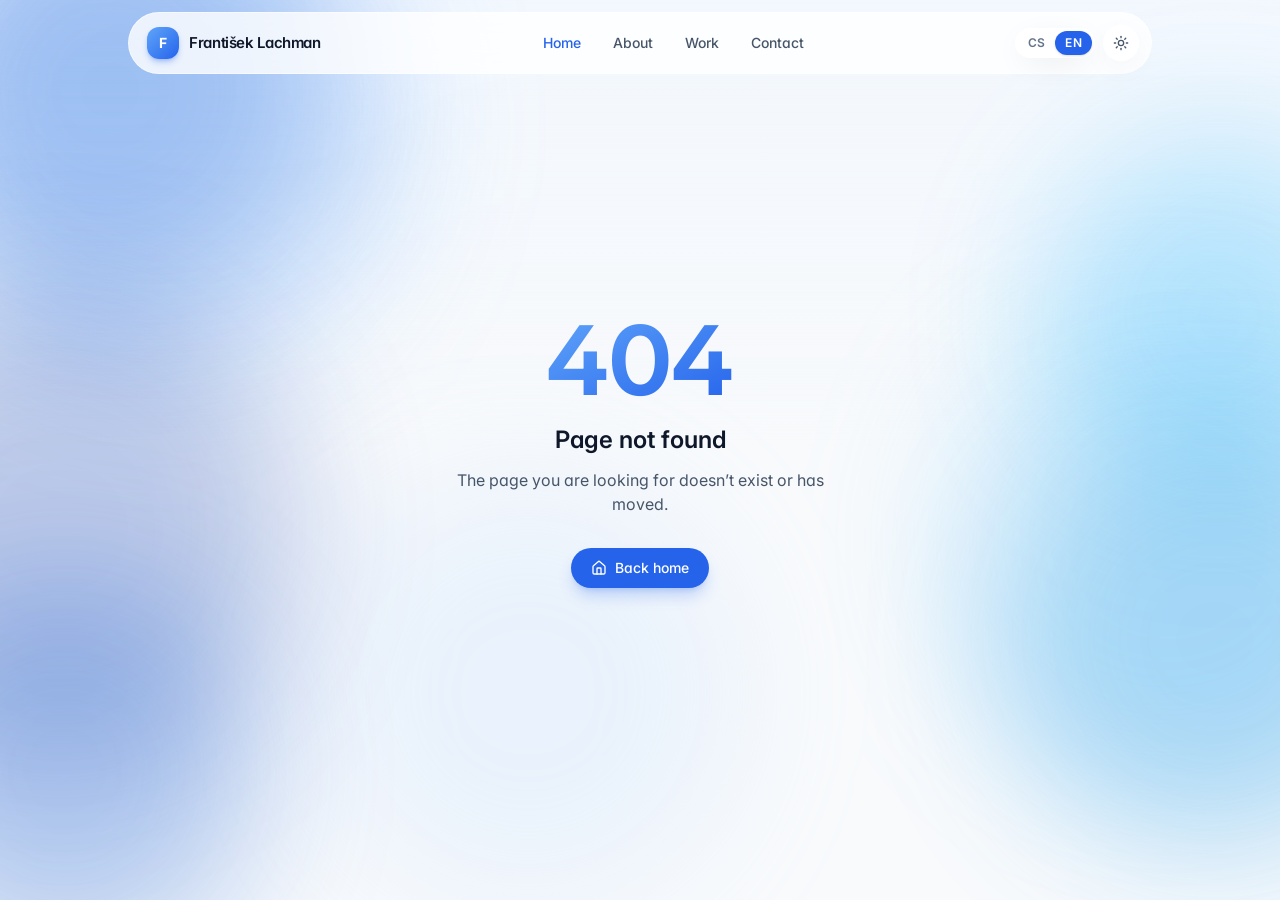
<file: index.html>
<!doctype html>
<html lang="cs">
<head>
  <meta charset="UTF-8" />

  <meta
    name="viewport"
    content="width=device-width, initial-scale=1.0"
  />

  <meta name="robots" content="index, follow" />

  <link rel="icon" type="image/svg+xml" href="/favicon.svg" />

  <title>František Lachman — Web Developer & AI Builder</title>

  <meta
    name="description"
    content="Tvořím moderní webové stránky, webové aplikace a digitální produkty s využitím AI. Webový vývoj, webdesign a AI řešení na míru."
  />

  <link
    rel="canonical"
    href="https://frantiseklachman.com/"
  />

  <meta name="theme-color" content="#3b82f6" />

  <!-- Open Graph -->
  <meta property="og:type" content="website" />
  <meta property="og:site_name" content="František Lachman" />
  <meta
    property="og:title"
    content="František Lachman — Webový vývojář, AI & webdesign"
  />
  <meta
    property="og:description"
    content="Tvořím moderní webové stránky, webové aplikace, digitální produkty a AI-powered řešení."
  />
  <meta
    property="og:url"
    content="https://frantiseklachman.com/"
  />
  <meta
    property="og:image"
    content="https://frantiseklachman.com/og.png"
  />
  <meta property="og:locale" content="cs_CZ" />

  <!-- Twitter / X -->
  <meta
    name="twitter:card"
    content="summary_large_image"
  />
  <meta
    name="twitter:title"
    content="František Lachman — Web Developer & AI Builder"
  />
  <meta
    name="twitter:description"
    content="Tvořím moderní webové stránky, webové aplikace, digitální produkty a AI-powered řešení."
  />
  <meta
    name="twitter:image"
    content="https://frantiseklachman.com/og.png"
  />
  <meta
    name="twitter:url"
    content="https://frantiseklachman.com/"
  />

  <!-- Person Schema -->
  <script type="application/ld+json">
    {
      "@context": "https://schema.org",
      "@type": "Person",
      "name": "František Lachman",
      "url": "https://frantiseklachman.com/",
      "jobTitle": "Web Developer & AI Builder",
      "description": "Web developer, AI builder and creative technologist creating modern websites, web applications and digital products."
    }
  </script>

  <!-- Website Schema -->
  <script type="application/ld+json">
    {
      "@context": "https://schema.org",
      "@type": "WebSite",
      "name": "František Lachman",
      "url": "https://frantiseklachman.com/"
    }
  </script>

  <!-- Theme initialization -->
  <script>
    (function () {
      try {
        var stored = localStorage.getItem('fl-theme');
        var dark = stored
          ? stored === 'dark'
          : window.matchMedia('(prefers-color-scheme: dark)').matches;

        if (dark) {
          document.documentElement.classList.add('dark');
        }
      } catch (e) {}
    })();
  </script>

  <script
    type="module"
    crossorigin
    src="/assets/index-DOqmSgb1.js"
  ></script>

  <link
    rel="stylesheet"
    crossorigin
    href="/assets/index-qNwrKH0D.css"
  />

  <style>
 /* =========================================
   AMBIENT BLUE BLOBS
   ========================================= */

.ambient-blobs {
  position: fixed;
  inset: 0;
  width: 100%;
  height: 100%;
  overflow: hidden;
  pointer-events: none;
  z-index: -1;
}

.blob {
  position: absolute;
  border-radius: 50%;
  filter: blur(70px);
  opacity: 0.55;
  animation: blobFloat 16s ease-in-out infinite;
  will-change: transform;
}

/* TOP */
.blob-1 {
  width: 420px;
  height: 420px;
  top: -120px;
  left: -100px;
  background: rgba(30, 100, 220, 0.55);
}

/* UPPER RIGHT */
.blob-2 {
  width: 360px;
  height: 360px;
  top: 15%;
  right: -120px;
  background: rgba(0, 170, 255, 0.45);
  animation-delay: -4s;
}

/* MIDDLE LEFT */
.blob-3 {
  width: 480px;
  height: 480px;
  top: 32%;
  left: -180px;
  background: rgba(25, 70, 180, 0.48);
  animation-delay: -8s;
}

/* CENTER RIGHT */
.blob-4 {
  width: 430px;
  height: 430px;
  top: 47%;
  right: -150px;
  background: rgba(0, 140, 230, 0.48);
  animation-delay: -11s;
}

/* LOWER LEFT */
.blob-5 {
  width: 390px;
  height: 390px;
  top: 64%;
  left: -130px;
  background: rgba(20, 90, 210, 0.52);
  animation-delay: -6s;
}

/* LOWER RIGHT */
.blob-6 {
  width: 470px;
  height: 470px;
  top: 76%;
  right: -180px;
  background: rgba(0, 160, 240, 0.42);
  animation-delay: -13s;
}

/* VERY BOTTOM */
.blob-7 {
  width: 430px;
  height: 430px;
  top: 91%;
  left: 20%;
  background: rgba(25, 75, 190, 0.45);
  animation-delay: -3s;
}

/* EXTRA CENTER */
.blob-8 {
  width: 300px;
  height: 300px;
  top: 40%;
  left: 42%;
  background: rgba(0, 120, 220, 0.22);
  filter: blur(90px);
  animation-delay: -9s;
}


/* =========================================
   FLOATING ANIMATION
   ========================================= */

@keyframes blobFloat {
  0% {
    transform: translate3d(0, 0, 0) scale(1);
  }

  25% {
    transform: translate3d(35px, -25px, 0) scale(1.05);
  }

  50% {
    transform: translate3d(-20px, 35px, 0) scale(0.96);
  }

  75% {
    transform: translate3d(25px, 15px, 0) scale(1.04);
  }

  100% {
    transform: translate3d(0, 0, 0) scale(1);
  }
}


/* =========================================
   MOBILE
   ========================================= */

@media (max-width: 768px) {
  .blob {
    filter: blur(55px);
    opacity: 0.48;
  }

  .blob-1,
  .blob-3,
  .blob-5,
  .blob-7 {
    left: -180px;
  }

  .blob-2,
  .blob-4,
  .blob-6 {
    right: -180px;
  }

  .blob-8 {
    display: none;
  }
}

    </style>
  
</head>
  <body>
    <div class="ambient-blobs" aria-hidden="true">
  <span class="blob blob-1"></span>
  <span class="blob blob-2"></span>
  <span class="blob blob-3"></span>
  <span class="blob blob-4"></span>
  <span class="blob blob-5"></span>

</div>
    <div id="root"></div>
  </body>
</html>
</file>
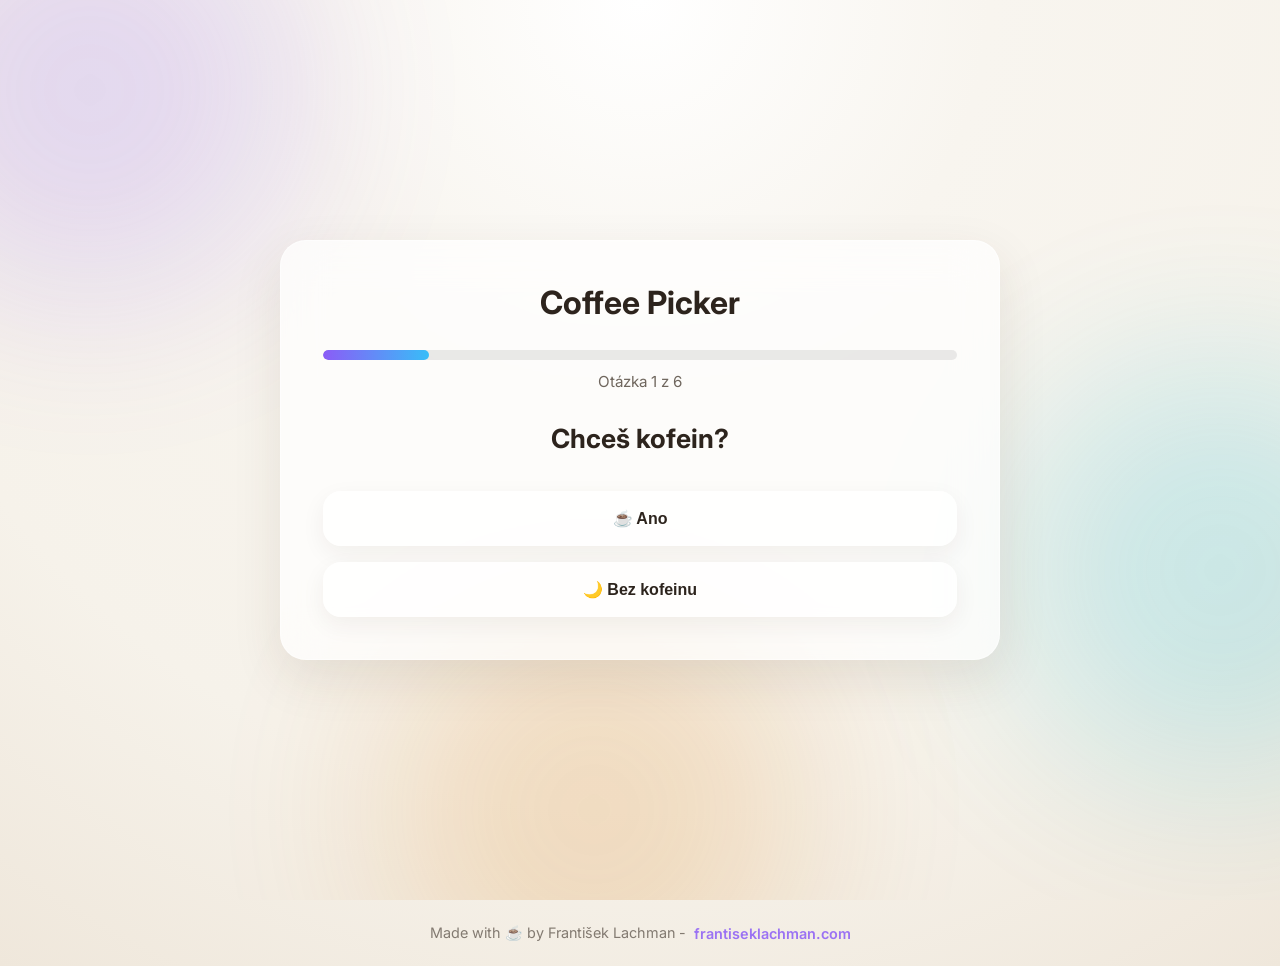
<file: coffee-picker/index.html>
<!DOCTYPE html>
<html lang="cs">

<head>

    <meta charset="UTF-8">
    <meta name="viewport" content="width=device-width, initial-scale=1.0">
    <link rel="manifest" href="manifest.json">
<meta name="theme-color" content="#8b5cf6">

    <title>Výběr kávy Nespresso</title>

    <link rel="preconnect" href="https://fonts.googleapis.com">

    <link rel="preconnect" href="https://fonts.gstatic.com" crossorigin>

    <link href="https://fonts.googleapis.com/css2?family=Inter:wght@300;400;500;600;700&display=swap" rel="stylesheet">

    <link rel="stylesheet" href="style.css">

</head>

<body>

    <div class="background">

        <div class="blob blob1"></div>
        <div class="blob blob2"></div>
        <div class="blob blob3"></div>

    </div>

    <main class="app">

        <div class="card">

            <h1>Coffee Picker</h1>

            <div class="progress">

                <div class="progress-bar"></div>

            </div>

            <span class="step"></span>

            <div id="question-container"></div>

        </div>

    </main>

    <footer class="footer">

    <span>Made with ☕ by František Lachman - </span>

    <a
        href="https://frantiseklachman.com"
        target="_blank"
        rel="noopener noreferrer">

        frantiseklachman.com

    </a>

</footer>

    <script src="coffee-data.js"></script>
    <script src="questions.js"></script>
    <script src="script.js"></script>

</body>

</html>
</file>
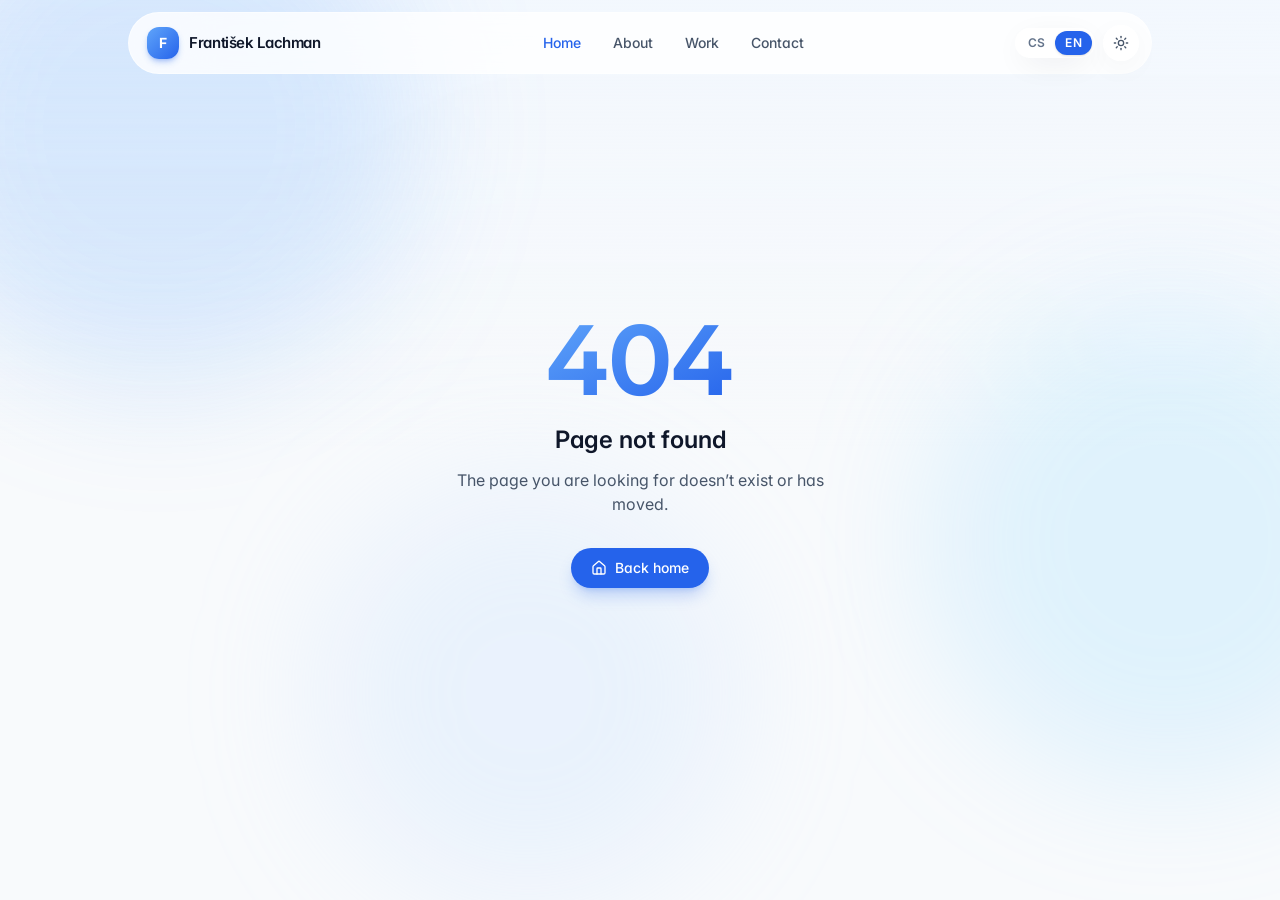
<file: dist/index.html>
<!doctype html>
<html lang="en">
  <head>
    <meta charset="UTF-8" />
    <link rel="icon" type="image/svg+xml" href="/favicon.svg" />
    <meta name="viewport" content="width=device-width, initial-scale=1.0" />

    <title>František Lachman • Web Developer & AI Builder</title>
    <meta
      name="description"
      content="František Lachman — Web Developer, AI Builder and Creative Technologist. I design and build modern websites, digital experiences and AI-powered products."
    />
    <link rel="canonical" href="https://frantiseklachman.com" />
    <meta name="theme-color" content="#3b82f6" />

    <meta property="og:type" content="website" />
    <meta property="og:site_name" content="František Lachman" />
    <meta property="og:title" content="František Lachman • Web Developer & AI Builder" />
    <meta
      property="og:description"
      content="I design and build modern websites, digital experiences and AI-powered products."
    />
    <meta property="og:url" content="https://frantiseklachman.com" />
    <meta property="og:image" content="https://frantiseklachman.com/og.png" />

    <meta name="twitter:card" content="summary_large_image" />
    <meta name="twitter:title" content="František Lachman • Web Developer & AI Builder" />
    <meta
      name="twitter:description"
      content="I design and build modern websites, digital experiences and AI-powered products."
    />
    <meta name="twitter:image" content="https://frantiseklachman.com/og.png" />

    <script type="application/ld+json">
      {
        "@context": "https://schema.org",
        "@type": "Person",
        "name": "František Lachman",
        "url": "https://frantiseklachman.com",
        "jobTitle": "Web Developer & AI Builder"
      }
    </script>

    <script>
      (function () {
        try {
          var stored = localStorage.getItem('fl-theme');
          var dark = stored ? stored === 'dark' : window.matchMedia('(prefers-color-scheme: dark)').matches;
          if (dark) document.documentElement.classList.add('dark');
        } catch (e) {}
      })();
    </script>
    <script type="module" crossorigin src="/assets/index-DOqmSgb1.js"></script>
    <link rel="stylesheet" crossorigin href="/assets/index-qNwrKH0D.css">
  </head>
  <body>
    <div id="root"></div>
  </body>
</html>
</file>
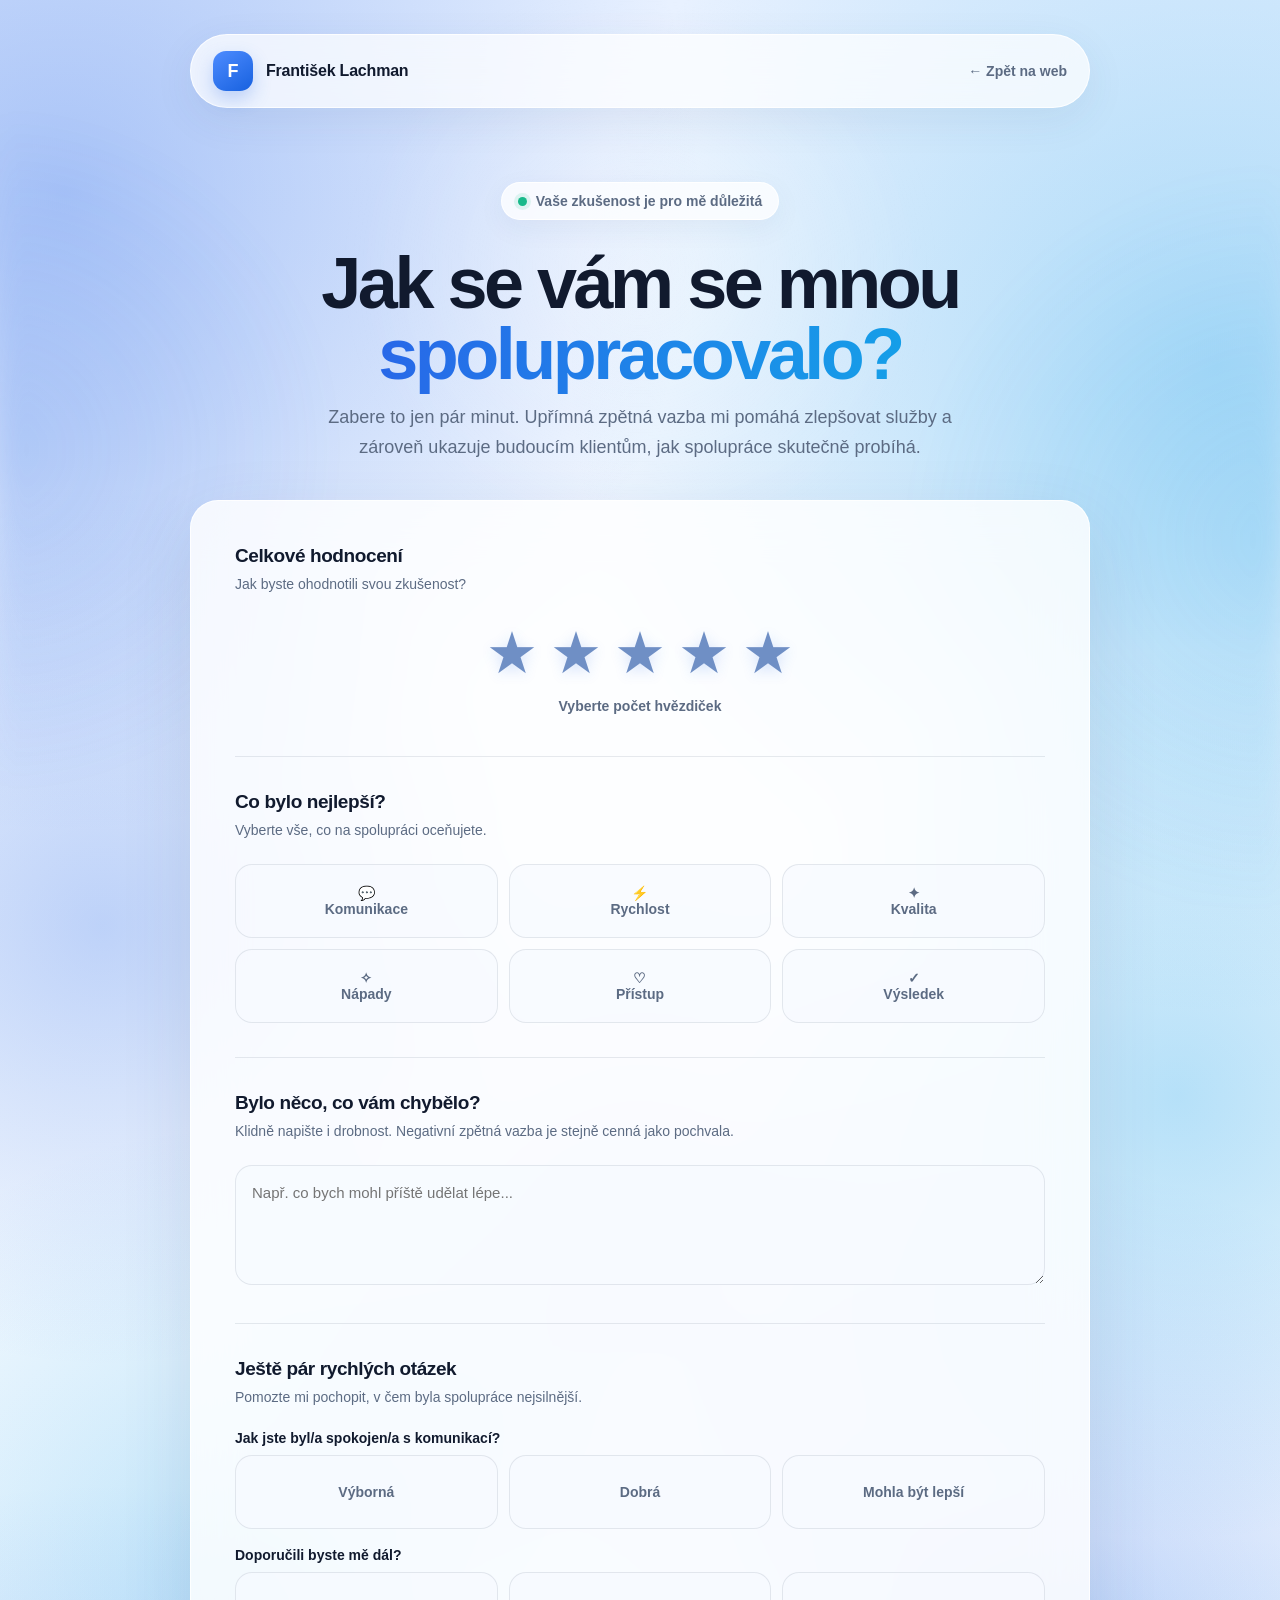
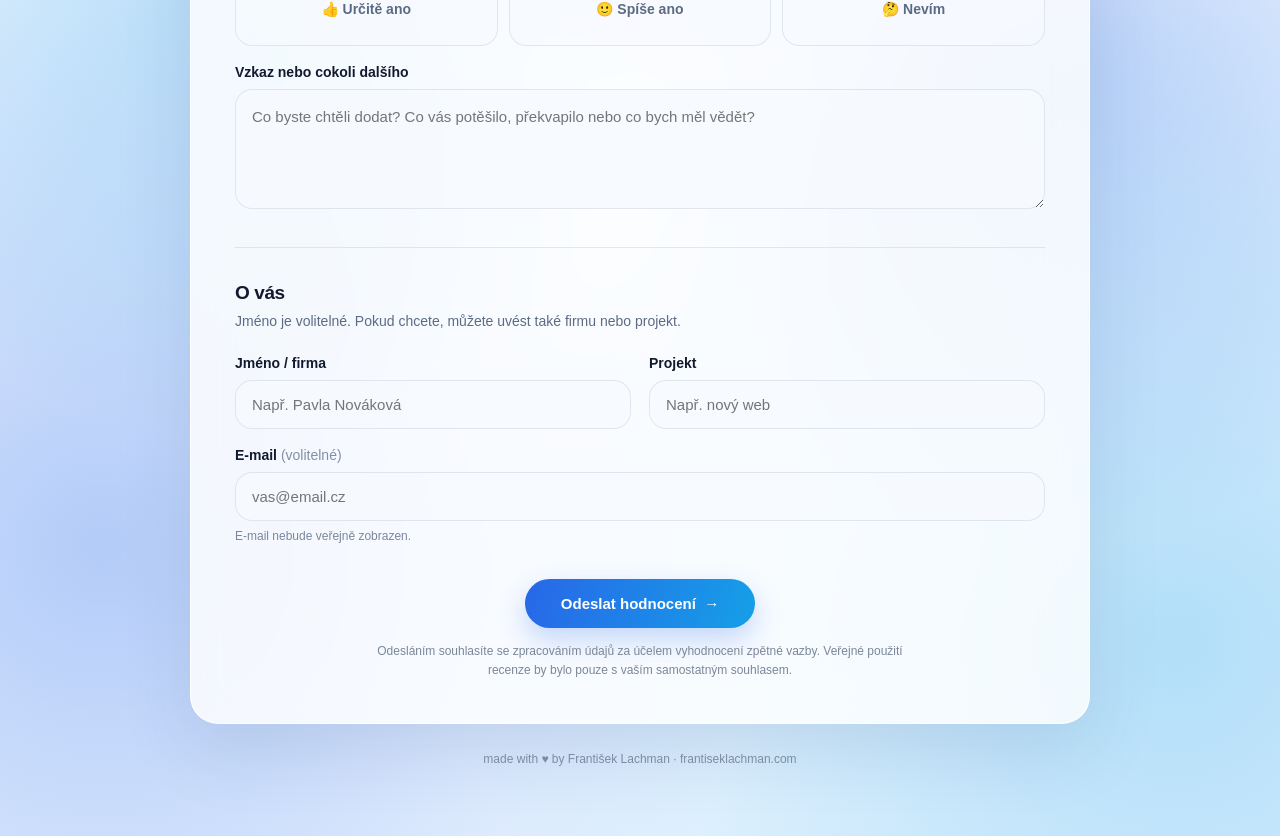
<file: recenze.html>
<!DOCTYPE html>
<html lang="cs">
<head>
  <meta charset="UTF-8">
  <meta name="viewport" content="width=device-width, initial-scale=1.0">
  <meta name="theme-color" content="#f5f8ff">
  <title>Vaše zkušenost | František Lachman</title>

  <style>
    :root {
      --bg: #f5f8ff;
      --bg-soft: rgba(255,255,255,.72);
      --card: rgba(255,255,255,.82);
      --text: #111a2e;
      --muted: #5c6b83;
      --line: rgba(32, 52, 84, .10);
      --blue: #2867e8;
      --blue-2: #159fe8;
      --blue-soft: #eaf1ff;
      --green: #18b98a;
      --shadow: 0 25px 70px rgba(37, 70, 120, .13);
      --radius: 28px;
    }

    * { box-sizing: border-box; }

    html { scroll-behavior: smooth; }

body {
  margin: 0;
  min-height: 100vh;
  font-family: Inter, -apple-system, BlinkMacSystemFont, "Segoe UI", Roboto, Arial, sans-serif;
  color: var(--text);

  background:
    /* HORNÍ ČÁST */
    radial-gradient(
      circle at 5% 8%,
      rgba(40, 103, 232, .34),
      transparent 25%
    ),

    radial-gradient(
      circle at 95% 15%,
      rgba(21, 159, 232, .30),
      transparent 27%
    ),

    /* STŘED */
    radial-gradient(
      circle at 8% 38%,
      rgba(40, 103, 232, .27),
      transparent 23%
    ),

    radial-gradient(
      circle at 92% 45%,
      rgba(21, 159, 232, .29),
      transparent 25%
    ),

    radial-gradient(
      circle at 50% 52%,
      rgba(74, 116, 255, .20),
      transparent 30%
    ),

    radial-gradient(
      circle at 18% 65%,
      rgba(21, 159, 232, .24),
      transparent 24%
    ),

    radial-gradient(
      circle at 82% 68%,
      rgba(40, 103, 232, .26),
      transparent 25%
    ),

    /* SPODNÍ ČÁST */
    radial-gradient(
      circle at 8% 88%,
      rgba(40, 103, 232, .30),
      transparent 27%
    ),

    radial-gradient(
      circle at 92% 92%,
      rgba(21, 159, 232, .28),
      transparent 28%
    ),

    linear-gradient(
      180deg,
      #e8f1ff 0%,
      #f7fbff 45%,
      #edf6ff 100%
    );

  overflow-x: hidden;
}

body::before {
  content: "";
  position: fixed;
  inset: 0;
  pointer-events: none;

  background:
    radial-gradient(
      circle at 50% 30%,
      rgba(255,255,255,.35),
      transparent 32%
    ),
    radial-gradient(
      circle at 0% 50%,
      rgba(40,103,232,.15),
      transparent 25%
    ),
    radial-gradient(
      circle at 100% 60%,
      rgba(21,159,232,.16),
      transparent 27%
    );

  filter: blur(12px);
  z-index: -1;
}
    .page {
      width: min(900px, calc(100% - 32px));
      margin: 0 auto;
      padding: 34px 0 70px;
    }

    /* Top bar – intentionally matches the clean glass style of the portfolio */
    .topbar {
      height: 74px;
      display: flex;
      align-items: center;
      justify-content: space-between;
      gap: 20px;
      padding: 0 22px;
      border: 1px solid rgba(255,255,255,.8);
      border-radius: 38px;
      background: rgba(255,255,255,.72);
      backdrop-filter: blur(22px);
      -webkit-backdrop-filter: blur(22px);
      box-shadow: 0 12px 40px rgba(45, 73, 117, .08);
    }

    .brand {
      display: flex;
      align-items: center;
      gap: 13px;
      font-weight: 700;
      letter-spacing: -.2px;
    }

    .brand-mark {
      width: 40px;
      height: 40px;
      display: grid;
      place-items: center;
      border-radius: 13px;
      color: white;
      font-size: 18px;
      font-weight: 800;
      background: linear-gradient(145deg, #4e8cff, #1761df);
      box-shadow: 0 8px 18px rgba(40,103,232,.25);
    }

    .back-link {
      color: var(--muted);
      text-decoration: none;
      font-size: 14px;
      font-weight: 600;
      transition: .2s ease;
    }

    .back-link:hover { color: var(--blue); }

    .hero {
      text-align: center;
      padding: 74px 16px 38px;
    }

    .eyebrow {
      display: inline-flex;
      align-items: center;
      gap: 9px;
      padding: 10px 16px;
      border-radius: 999px;
      background: rgba(255,255,255,.76);
      border: 1px solid rgba(255,255,255,.9);
      box-shadow: 0 8px 28px rgba(37,70,120,.06);
      color: var(--muted);
      font-size: 14px;
      font-weight: 600;
    }

    .status-dot {
      width: 9px;
      height: 9px;
      border-radius: 50%;
      background: var(--green);
      box-shadow: 0 0 0 4px rgba(24,185,138,.12);
    }

    h1 {
      margin: 28px 0 14px;
      font-size: clamp(42px, 7vw, 72px);
      line-height: .98;
      letter-spacing: -3.5px;
      font-weight: 800;
    }

    h1 span {
      background: linear-gradient(100deg, #2867e8, #159fe8);
      -webkit-background-clip: text;
      background-clip: text;
      color: transparent;
    }

    .hero p {
      max-width: 650px;
      margin: 0 auto;
      color: var(--muted);
      font-size: 18px;
      line-height: 1.65;
    }

    .review-card {
      padding: clamp(22px, 5vw, 44px);
      border: 1px solid rgba(255,255,255,.86);
      border-radius: var(--radius);
      background: var(--card);
      backdrop-filter: blur(26px);
      -webkit-backdrop-filter: blur(26px);
      box-shadow: var(--shadow);
    }

    .section + .section {
      margin-top: 34px;
      padding-top: 34px;
      border-top: 1px solid var(--line);
    }

    .section-title {
      margin: 0 0 7px;
      font-size: 19px;
      letter-spacing: -.4px;
    }

    .section-description {
      margin: 0 0 22px;
      color: var(--muted);
      font-size: 14px;
      line-height: 1.55;
    }

    /* Stars */
    .stars {
      display: flex;
      justify-content: center;
      gap: clamp(5px, 2vw, 12px);
      padding: 6px 0 4px;
      flex-direction: row-reverse;
    }

    .stars input {
      position: absolute;
      opacity: 0;
      pointer-events: none;
    }

    .stars label {
      cursor: pointer;
      color: #6f8fc5;
text-shadow: 0 3px 14px rgba(40, 103, 232, .18);
      font-size: clamp(42px, 9vw, 58px);
      line-height: 1;
      transition: transform .15s ease, color .15s ease;
      user-select: none;
    }

    .stars label:hover,
    .stars label:hover ~ label,
    .stars input:checked ~ label {
      color: #f5b82e;
    }

    .stars label:hover { transform: translateY(-3px) scale(1.04); }

    .rating-label {
      min-height: 24px;
      margin-top: 12px;
      text-align: center;
      color: var(--muted);
      font-size: 14px;
      font-weight: 600;
    }

    .grid {
      display: grid;
      grid-template-columns: repeat(2, minmax(0, 1fr));
      gap: 18px;
    }

    .field { min-width: 0; }

    .field.full { grid-column: 1 / -1; }

    label.field-label {
      display: block;
      margin-bottom: 9px;
      color: var(--text);
      font-size: 14px;
      font-weight: 700;
    }

    input[type="text"],
    input[type="email"],
    textarea {
      width: 100%;
      border: 1px solid var(--line);
      outline: none;
      border-radius: 17px;
      padding: 15px 16px;
      color: var(--text);
      background: rgba(247,250,255,.78);
      font: inherit;
      font-size: 15px;
      transition: border-color .2s ease, box-shadow .2s ease, background .2s ease;
    }

    textarea {
      min-height: 120px;
      resize: vertical;
      line-height: 1.55;
    }

    input:focus, textarea:focus {
      border-color: rgba(40,103,232,.45);
      background: white;
      box-shadow: 0 0 0 4px rgba(40,103,232,.08);
    }

    .choice-grid {
      display: grid;
      grid-template-columns: repeat(3, 1fr);
      gap: 11px;
    }

    .choice {
      position: relative;
    }

    .choice input {
      position: absolute;
      opacity: 0;
      pointer-events: none;
    }

    .choice label {
      min-height: 74px;
      padding: 14px 10px;
      display: flex;
      align-items: center;
      justify-content: center;
      text-align: center;
      border: 1px solid var(--line);
      border-radius: 17px;
      background: rgba(247,250,255,.68);
      color: var(--muted);
      font-size: 14px;
      font-weight: 700;
      cursor: pointer;
      transition: .2s ease;
    }

    .choice label:hover {
      transform: translateY(-2px);
      border-color: rgba(40,103,232,.25);
    }

    .choice input:checked + label {
      color: var(--blue);
      background: var(--blue-soft);
      border-color: rgba(40,103,232,.35);
      box-shadow: 0 8px 22px rgba(40,103,232,.08);
    }

    .mini-note {
      margin-top: 8px;
      color: #7a879b;
      font-size: 12px;
    }

    .submit-row {
      margin-top: 36px;
      text-align: center;
    }

    button {
      border: 0;
      cursor: pointer;
      font: inherit;
    }

    .submit {
      min-width: 230px;
      padding: 16px 25px;
      border-radius: 999px;
      color: white;
      font-weight: 750;
      font-size: 15px;
      background: linear-gradient(105deg, #2867e8, #159fe8);
      box-shadow: 0 12px 28px rgba(40,103,232,.25);
      transition: transform .2s ease, box-shadow .2s ease;
    }

    .submit:hover {
      transform: translateY(-2px);
      box-shadow: 0 16px 34px rgba(40,103,232,.30);
    }

    .submit:active { transform: translateY(0); }

    .privacy {
      max-width: 570px;
      margin: 14px auto 0;
      color: #7b8798;
      font-size: 12px;
      line-height: 1.55;
    }

    .success {
      display: none;
      text-align: center;
      padding: 28px 10px 10px;
    }

    .success-icon {
      width: 66px;
      height: 66px;
      display: grid;
      place-items: center;
      margin: 0 auto 20px;
      border-radius: 22px;
      color: white;
      font-size: 29px;
      background: linear-gradient(145deg, #20c997, #159f82);
      box-shadow: 0 13px 30px rgba(24,185,138,.22);
    }

    .success h2 {
      margin: 0 0 10px;
      font-size: 30px;
      letter-spacing: -1px;
    }

    .success p {
      margin: 0 auto;
      max-width: 500px;
      color: var(--muted);
      line-height: 1.65;
    }

    .google-review {
  max-width: 520px;
  margin: 30px auto 0;
  padding: 22px;
  border-radius: 22px;
  background: rgba(255,255,255,.65);
  border: 1px solid rgba(32,52,84,.08);
}

.google-review-title {
  font-size: 17px;
  font-weight: 750;
  margin-bottom: 7px;
}

.google-review p {
  margin-bottom: 18px;
  font-size: 14px;
}

.google-review-button {
  display: inline-flex;
  align-items: center;
  justify-content: center;
  gap: 8px;
  padding: 14px 22px;
  border-radius: 999px;
  background: white;
  color: #202124;
  border: 1px solid rgba(32,52,84,.12);
  text-decoration: none;
  font-size: 14px;
  font-weight: 750;
  box-shadow: 0 8px 22px rgba(37,70,120,.10);
  transition: .2s ease;
}

.google-review-button:hover {
  transform: translateY(-2px);
  box-shadow: 0 12px 28px rgba(37,70,120,.16);
}

    footer {
      padding: 28px 10px 0;
      text-align: center;
      color: #8290a5;
      font-size: 12px;
    }

    @media (max-width: 650px) {
      .page {
        width: min(100% - 20px, 900px);
        padding-top: 14px;
      }

      .topbar {
        height: 64px;
        padding: 0 16px;
      }

      .brand-mark { width: 36px; height: 36px; border-radius: 11px; }
      .brand { font-size: 14px; }
      .back-link { font-size: 12px; }

      .hero {
        padding: 52px 8px 28px;
      }

      h1 {
        letter-spacing: -2px;
      }

      .hero p {
        font-size: 16px;
      }

      .review-card {
        border-radius: 24px;
        padding: 24px 18px;
      }

      .grid {
        grid-template-columns: 1fr;
      }

      .field.full { grid-column: auto; }

      .choice-grid {
        grid-template-columns: 1fr;
      }

      .choice label {
        min-height: 58px;
      }
    }
  </style>
</head>

<body>
  <main class="page">

    <header class="topbar">
      <div class="brand">
        <div class="brand-mark">F</div>
        <span>František Lachman</span>
      </div>
      <a class="back-link" href="https://frantiseklachman.com/">← Zpět na web</a>
    </header>

    <section class="hero">
      <div class="eyebrow">
        <span class="status-dot"></span>
        Vaše zkušenost je pro mě důležitá
      </div>

      <h1>Jak se vám se mnou <span>spolupracovalo?</span></h1>

      <p>
        Zabere to jen pár minut. Upřímná zpětná vazba mi pomáhá
        zlepšovat služby a zároveň ukazuje budoucím klientům,
        jak spolupráce skutečně probíhá.
      </p>
    </section>

    <section class="review-card">

      <form id="reviewForm">

        <!-- Hodnocení -->
        <div class="section">
          <h2 class="section-title">Celkové hodnocení</h2>
          <p class="section-description">Jak byste ohodnotili svou zkušenost?</p>

          <div class="stars" role="radiogroup" aria-label="Hodnocení hvězdičkami">
            <input type="radio" id="star5" name="rating" value="5">
            <label for="star5" title="5 z 5">★</label>

            <input type="radio" id="star4" name="rating" value="4">
            <label for="star4" title="4 z 5">★</label>

            <input type="radio" id="star3" name="rating" value="3">
            <label for="star3" title="3 z 5">★</label>

            <input type="radio" id="star2" name="rating" value="2">
            <label for="star2" title="2 z 5">★</label>

            <input type="radio" id="star1" name="rating" value="1">
            <label for="star1" title="1 z 5">★</label>
          </div>

          <div class="rating-label" id="ratingText">Vyberte počet hvězdiček</div>
        </div>

        <!-- Pro / proti -->
        <div class="section">
          <h2 class="section-title">Co bylo nejlepší?</h2>
          <p class="section-description">Vyberte vše, co na spolupráci oceňujete.</p>

          <div class="choice-grid">
            <div class="choice">
              <input type="checkbox" id="pro1" name="pros" value="Komunikace">
              <label for="pro1">💬<br>Komunikace</label>
            </div>
            <div class="choice">
              <input type="checkbox" id="pro2" name="pros" value="Rychlost">
              <label for="pro2">⚡<br>Rychlost</label>
            </div>
            <div class="choice">
              <input type="checkbox" id="pro3" name="pros" value="Kvalita">
              <label for="pro3">✦<br>Kvalita</label>
            </div>
            <div class="choice">
              <input type="checkbox" id="pro4" name="pros" value="Nápady">
              <label for="pro4">✧<br>Nápady</label>
            </div>
            <div class="choice">
              <input type="checkbox" id="pro5" name="pros" value="Přístup">
              <label for="pro5">♡<br>Přístup</label>
            </div>
            <div class="choice">
              <input type="checkbox" id="pro6" name="pros" value="Výsledek">
              <label for="pro6">✓<br>Výsledek</label>
            </div>
          </div>
        </div>

        <div class="section">
          <h2 class="section-title">Bylo něco, co vám chybělo?</h2>
          <p class="section-description">Klidně napište i drobnost. Negativní zpětná vazba je stejně cenná jako pochvala.</p>

          <div class="field">
            <textarea id="cons" name="cons" placeholder="Např. co bych mohl příště udělat lépe..."></textarea>
          </div>
        </div>

        <!-- Detail zkušenosti -->
        <div class="section">
          <h2 class="section-title">Ještě pár rychlých otázek</h2>
          <p class="section-description">Pomozte mi pochopit, v čem byla spolupráce nejsilnější.</p>

          <div class="grid">
            <div class="field full">
              <label class="field-label">Jak jste byl/a spokojen/a s komunikací?</label>
              <div class="choice-grid">
                <div class="choice">
                  <input type="radio" id="com1" name="communication" value="Výborná">
                  <label for="com1">Výborná</label>
                </div>
                <div class="choice">
                  <input type="radio" id="com2" name="communication" value="Dobrá">
                  <label for="com2">Dobrá</label>
                </div>
                <div class="choice">
                  <input type="radio" id="com3" name="communication" value="Mohla být lepší">
                  <label for="com3">Mohla být lepší</label>
                </div>
              </div>
            </div>

            <div class="field full">
              <label class="field-label">Doporučili byste mě dál?</label>
              <div class="choice-grid">
                <div class="choice">
                  <input type="radio" id="rec1" name="recommend" value="Určitě ano">
                  <label for="rec1">👍 Určitě ano</label>
                </div>
                <div class="choice">
                  <input type="radio" id="rec2" name="recommend" value="Spíše ano">
                  <label for="rec2">🙂 Spíše ano</label>
                </div>
                <div class="choice">
                  <input type="radio" id="rec3" name="recommend" value="Nevím">
                  <label for="rec3">🤔 Nevím</label>
                </div>
              </div>
            </div>

            <div class="field full">
              <label class="field-label" for="message">Vzkaz nebo cokoli dalšího</label>
              <textarea id="message" name="message" placeholder="Co byste chtěli dodat? Co vás potěšilo, překvapilo nebo co bych měl vědět?"></textarea>
            </div>
          </div>
        </div>

        <!-- Kontakt -->
        <div class="section">
          <h2 class="section-title">O vás</h2>
          <p class="section-description">Jméno je volitelné. Pokud chcete, můžete uvést také firmu nebo projekt.</p>

          <div class="grid">
            <div class="field">
              <label class="field-label" for="name">Jméno / firma</label>
              <input type="text" id="name" name="name" placeholder="Např. Pavla Nováková">
            </div>

            <div class="field">
              <label class="field-label" for="project">Projekt</label>
              <input type="text" id="project" name="project" placeholder="Např. nový web">
            </div>

            <div class="field full">
              <label class="field-label" for="email">E-mail <span style="font-weight:400;color:#8290a5">(volitelné)</span></label>
              <input type="email" id="email" name="email" placeholder="vas@email.cz">
              <div class="mini-note">E-mail nebude veřejně zobrazen.</div>
            </div>
          </div>
        </div>

        <div class="submit-row">
          <button class="submit" type="submit">Odeslat hodnocení&nbsp; →</button>
          <p class="privacy">
            Odesláním souhlasíte se zpracováním údajů za účelem vyhodnocení zpětné vazby.
            Veřejné použití recenze by bylo pouze s vaším samostatným souhlasem.
          </p>
        </div>
      </form>

     <div class="success" id="success">
  <div class="success-icon">✓</div>

  <h2>Děkuji za váš čas.</h2>

  <p>
    Vaše zpětná vazba byla zaznamenána. Opravdu si jí vážím —
    pomáhá mi dělat další projekty ještě lépe.
  </p>

  <div class="google-review">
    <div class="google-review-title">
      ⭐ Chcete mi udělat ještě větší radost?
    </div>

    <p>
      Pokud jste byli se spoluprací spokojeni, můžete mi zanechat
      krátkou recenzi také na Google. Zabere to jen chvilku.
    </p>

    <a
      class="google-review-button"
      href="https://g.page/r/CRDrV-EdHfT7EAE/review"
      target="_blank"
      rel="noopener noreferrer"
    >
      ⭐ Napsat recenzi na Google
    </a>
  </div>
</div>

    </section>

    <footer>
      made with ♥ by František Lachman · frantiseklachman.com
    </footer>
  </main>

  <script>
    // Text pod hvězdičkami
    const ratingText = document.getElementById("ratingText");
    const ratingMessages = {
      1: "Velmi nespokojen/a",
      2: "Spíše nespokojen/a",
      3: "Neutrální zkušenost",
      4: "Velmi spokojen/a",
      5: "Naprostá spokojenost ✦"
    };

    document.querySelectorAll('input[name="rating"]').forEach(input => {
      input.addEventListener("change", () => {
        ratingText.textContent = ratingMessages[input.value];
      });
    });

    // Základní lokální uložení – později lze snadno napojit na backend,
    // Formspree, Google Sheets, Supabase nebo vlastní API.
    document.getElementById("reviewForm").addEventListener("submit", function (event) {
      event.preventDefault();

      const rating = document.querySelector('input[name="rating"]:checked');
      if (!rating) {
        ratingText.textContent = "Prosím, vyberte nejprve počet hvězdiček.";
        ratingText.style.color = "#d14b4b";
        document.querySelector(".stars").scrollIntoView({ behavior: "smooth", block: "center" });
        return;
      }

      const pros = [...document.querySelectorAll('input[name="pros"]:checked')].map(x => x.value);

      /*
       * Ukládáme recenzi ve stejném tvaru jako ContactMessage,
       * který používá AdminMessages:
       * id, name, email, subject, company, budget, website,
       * message, status, created_at
       *
       * STORAGE_KEY musí být stejný jako v lib/storage.ts.
       * Pokud loadMessages() používá jiný klíč než "messages",
       * změň pouze hodnotu níže.
       */
    const MESSAGES_KEY = 'fl-messages';

      function loadMessages() {
        try {
          const raw = localStorage.getItem(MESSAGES_KEY);
          if (!raw) return [];
          const data = JSON.parse(raw);
          return Array.isArray(data) ? data : [];
        } catch (error) {
          console.error("Nepodařilo se načíst zprávy:", error);
          return [];
        }
      }

      function saveMessages(messages) {
        localStorage.setItem(MESSAGES_KEY, JSON.stringify(messages));
      }

      const ratingValue = Number(rating.value);
      const prosText = pros.length
        ? "\n\nCO BYLO NEJLEPŠÍ:\n" + pros.map(p => "• " + p).join("\n")
        : "";
      const consText = document.getElementById("cons").value.trim();
      const communication =
        document.querySelector('input[name="communication"]:checked')?.value || "";
      const recommend =
        document.querySelector('input[name="recommend"]:checked')?.value || "";
      const extraMessage = document.getElementById("message").value.trim();

      const details = [
        `HODNOCENÍ: ${ratingValue}/5 ⭐`,
        prosText,
        consText ? `\n\nCO ZLEPŠIT:\n${consText}` : "",
        communication ? `\n\nKOMUNIKACE: ${communication}` : "",
        recommend ? `\n\nDOPORUČENÍ: ${recommend}` : "",
        extraMessage ? `\n\nVZKAZ:\n${extraMessage}` : ""
      ].filter(Boolean).join("");

      const review = {
        id: (crypto.randomUUID ? crypto.randomUUID() :
          `${Date.now()}-${Math.random().toString(36).slice(2)}`),
        name: document.getElementById("name").value.trim() || "Anonymní klient",
        email: document.getElementById("email").value.trim(),
        subject: `⭐ Recenze – ${ratingValue}/5`,
        company: document.getElementById("project").value.trim(),
        budget: "",
        website: "",
        message: details,
        status: "new",
        created_at: new Date().toISOString()
      };

      const messages = loadMessages();
      messages.push(review);
      saveMessages(messages);

      document.getElementById("reviewForm").style.display = "none";
      document.getElementById("success").style.display = "block";
      window.scrollTo({ top: 0, behavior: "smooth" });
    });
  </script>
</body>
</html>
</file>
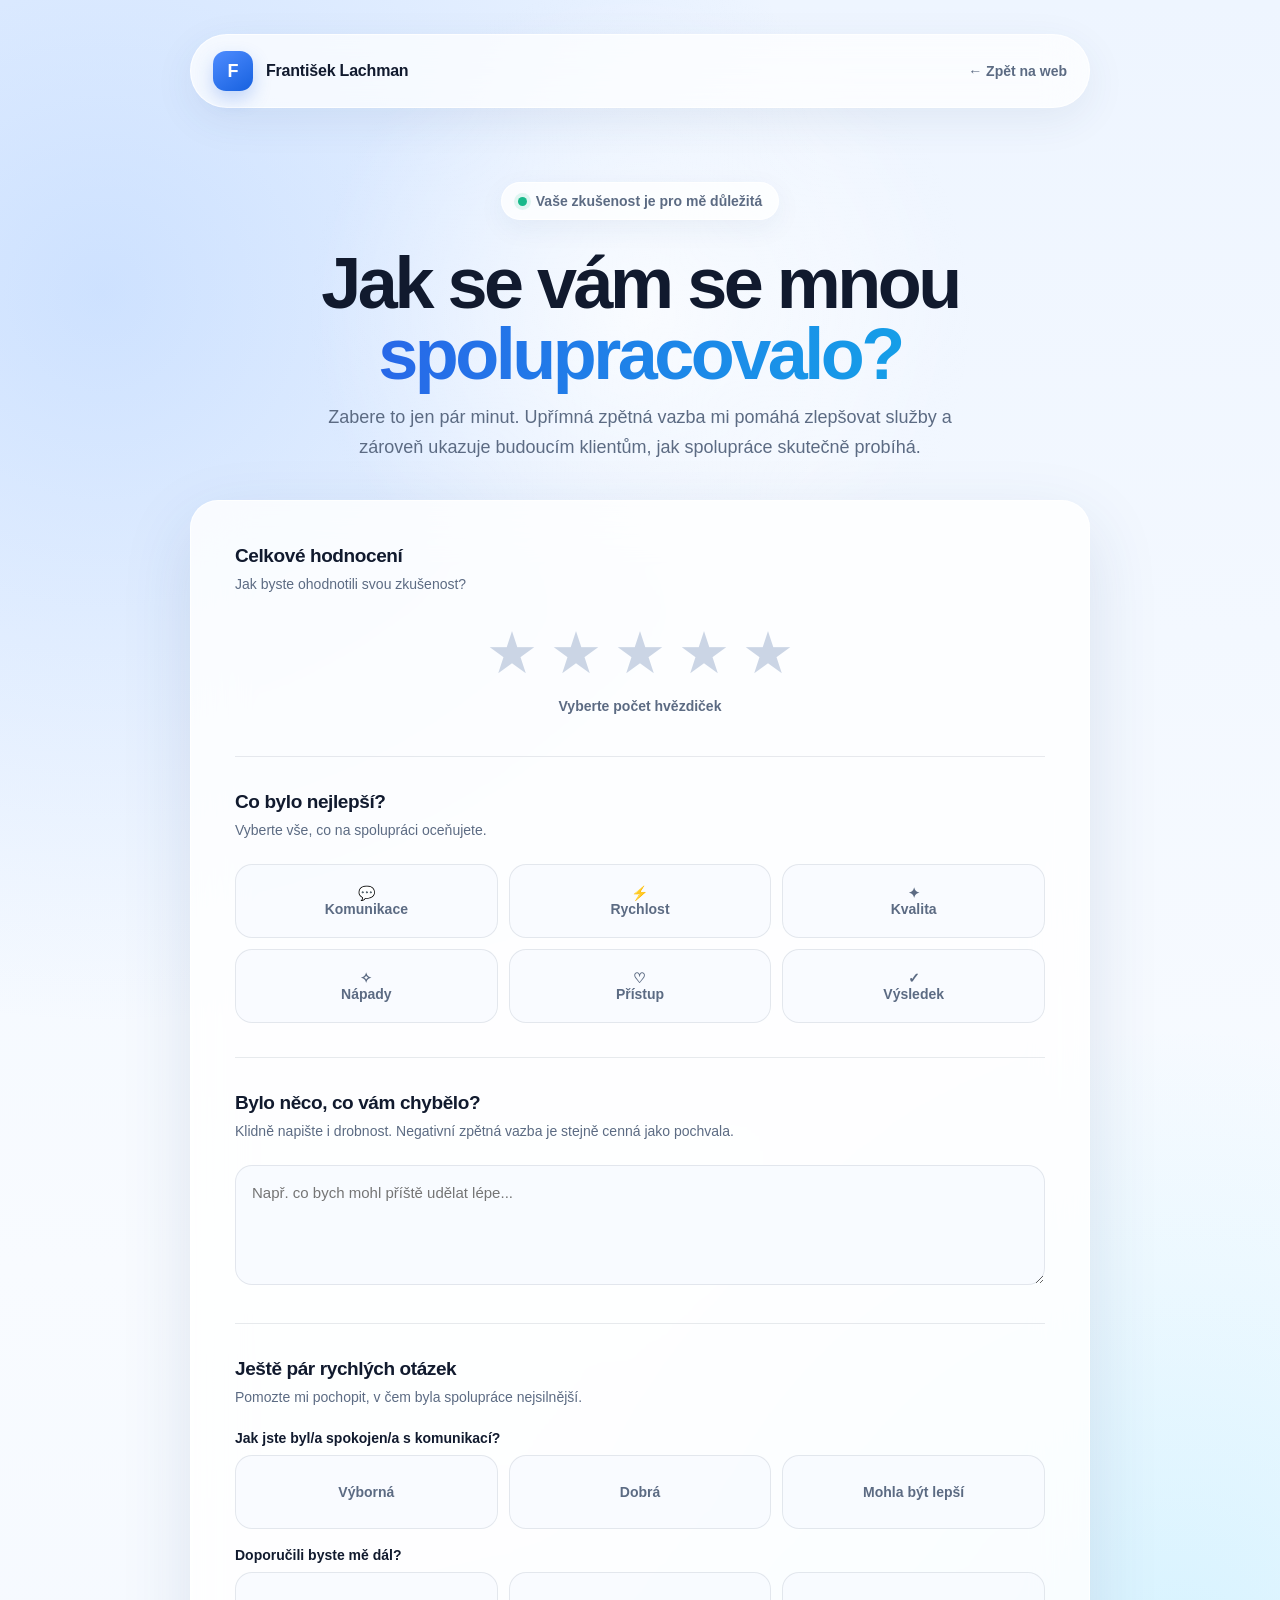
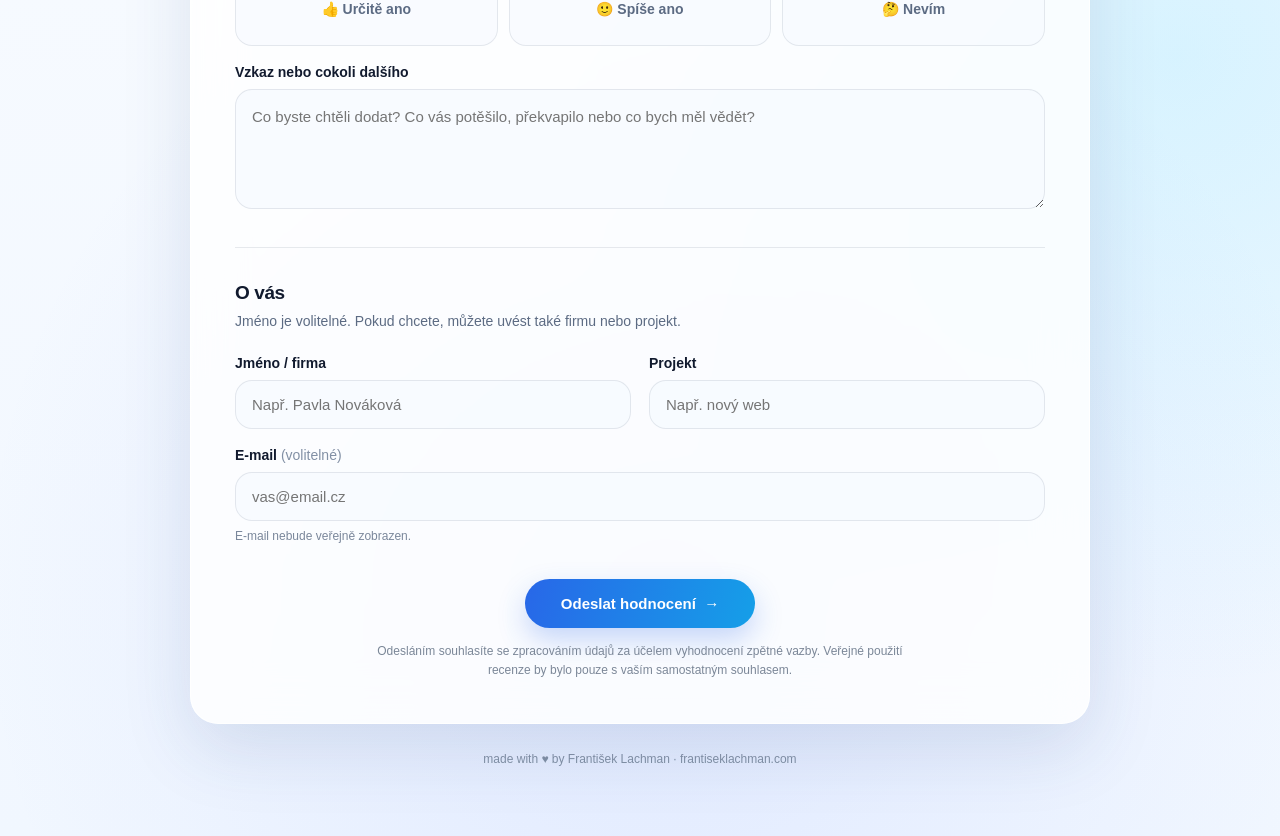
<file: review-form-frantisek-lachman-admin-compatible.html>
<!DOCTYPE html>
<html lang="cs">
<head>
  <meta charset="UTF-8">
  <meta name="viewport" content="width=device-width, initial-scale=1.0">
  <meta name="theme-color" content="#f5f8ff">
  <title>Vaše zkušenost | František Lachman</title>

  <style>
    :root {
      --bg: #f5f8ff;
      --bg-soft: rgba(255,255,255,.72);
      --card: rgba(255,255,255,.82);
      --text: #111a2e;
      --muted: #5c6b83;
      --line: rgba(32, 52, 84, .10);
      --blue: #2867e8;
      --blue-2: #159fe8;
      --blue-soft: #eaf1ff;
      --green: #18b98a;
      --shadow: 0 25px 70px rgba(37, 70, 120, .13);
      --radius: 28px;
    }

    * { box-sizing: border-box; }

    html { scroll-behavior: smooth; }

    body {
      margin: 0;
      min-height: 100vh;
      font-family: Inter, -apple-system, BlinkMacSystemFont, "Segoe UI", Roboto, Arial, sans-serif;
      color: var(--text);
      background:
        radial-gradient(circle at 8% 12%, rgba(82, 151, 255, .22), transparent 30%),
        radial-gradient(circle at 92% 68%, rgba(75, 211, 255, .18), transparent 31%),
        radial-gradient(circle at 52% 90%, rgba(93, 126, 255, .12), transparent 30%),
        linear-gradient(180deg, #eef5ff 0%, #f8fbff 52%, #f1f7ff 100%);
      overflow-x: hidden;
    }

    body::before {
      content: "";
      position: fixed;
      inset: 0;
      pointer-events: none;
      background:
        radial-gradient(circle at 50% 35%, rgba(255,255,255,.75), transparent 38%);
      z-index: -1;
    }

    .page {
      width: min(900px, calc(100% - 32px));
      margin: 0 auto;
      padding: 34px 0 70px;
    }

    /* Top bar – intentionally matches the clean glass style of the portfolio */
    .topbar {
      height: 74px;
      display: flex;
      align-items: center;
      justify-content: space-between;
      gap: 20px;
      padding: 0 22px;
      border: 1px solid rgba(255,255,255,.8);
      border-radius: 38px;
      background: rgba(255,255,255,.72);
      backdrop-filter: blur(22px);
      -webkit-backdrop-filter: blur(22px);
      box-shadow: 0 12px 40px rgba(45, 73, 117, .08);
    }

    .brand {
      display: flex;
      align-items: center;
      gap: 13px;
      font-weight: 700;
      letter-spacing: -.2px;
    }

    .brand-mark {
      width: 40px;
      height: 40px;
      display: grid;
      place-items: center;
      border-radius: 13px;
      color: white;
      font-size: 18px;
      font-weight: 800;
      background: linear-gradient(145deg, #4e8cff, #1761df);
      box-shadow: 0 8px 18px rgba(40,103,232,.25);
    }

    .back-link {
      color: var(--muted);
      text-decoration: none;
      font-size: 14px;
      font-weight: 600;
      transition: .2s ease;
    }

    .back-link:hover { color: var(--blue); }

    .hero {
      text-align: center;
      padding: 74px 16px 38px;
    }

    .eyebrow {
      display: inline-flex;
      align-items: center;
      gap: 9px;
      padding: 10px 16px;
      border-radius: 999px;
      background: rgba(255,255,255,.76);
      border: 1px solid rgba(255,255,255,.9);
      box-shadow: 0 8px 28px rgba(37,70,120,.06);
      color: var(--muted);
      font-size: 14px;
      font-weight: 600;
    }

    .status-dot {
      width: 9px;
      height: 9px;
      border-radius: 50%;
      background: var(--green);
      box-shadow: 0 0 0 4px rgba(24,185,138,.12);
    }

    h1 {
      margin: 28px 0 14px;
      font-size: clamp(42px, 7vw, 72px);
      line-height: .98;
      letter-spacing: -3.5px;
      font-weight: 800;
    }

    h1 span {
      background: linear-gradient(100deg, #2867e8, #159fe8);
      -webkit-background-clip: text;
      background-clip: text;
      color: transparent;
    }

    .hero p {
      max-width: 650px;
      margin: 0 auto;
      color: var(--muted);
      font-size: 18px;
      line-height: 1.65;
    }

    .review-card {
      padding: clamp(22px, 5vw, 44px);
      border: 1px solid rgba(255,255,255,.86);
      border-radius: var(--radius);
      background: var(--card);
      backdrop-filter: blur(26px);
      -webkit-backdrop-filter: blur(26px);
      box-shadow: var(--shadow);
    }

    .section + .section {
      margin-top: 34px;
      padding-top: 34px;
      border-top: 1px solid var(--line);
    }

    .section-title {
      margin: 0 0 7px;
      font-size: 19px;
      letter-spacing: -.4px;
    }

    .section-description {
      margin: 0 0 22px;
      color: var(--muted);
      font-size: 14px;
      line-height: 1.55;
    }

    /* Stars */
    .stars {
      display: flex;
      justify-content: center;
      gap: clamp(5px, 2vw, 12px);
      padding: 6px 0 4px;
      flex-direction: row-reverse;
    }

    .stars input {
      position: absolute;
      opacity: 0;
      pointer-events: none;
    }

    .stars label {
      cursor: pointer;
      color: #cbd5e5;
      font-size: clamp(42px, 9vw, 58px);
      line-height: 1;
      transition: transform .15s ease, color .15s ease;
      user-select: none;
    }

    .stars label:hover,
    .stars label:hover ~ label,
    .stars input:checked ~ label {
      color: #f5b82e;
    }

    .stars label:hover { transform: translateY(-3px) scale(1.04); }

    .rating-label {
      min-height: 24px;
      margin-top: 12px;
      text-align: center;
      color: var(--muted);
      font-size: 14px;
      font-weight: 600;
    }

    .grid {
      display: grid;
      grid-template-columns: repeat(2, minmax(0, 1fr));
      gap: 18px;
    }

    .field { min-width: 0; }

    .field.full { grid-column: 1 / -1; }

    label.field-label {
      display: block;
      margin-bottom: 9px;
      color: var(--text);
      font-size: 14px;
      font-weight: 700;
    }

    input[type="text"],
    input[type="email"],
    textarea {
      width: 100%;
      border: 1px solid var(--line);
      outline: none;
      border-radius: 17px;
      padding: 15px 16px;
      color: var(--text);
      background: rgba(247,250,255,.78);
      font: inherit;
      font-size: 15px;
      transition: border-color .2s ease, box-shadow .2s ease, background .2s ease;
    }

    textarea {
      min-height: 120px;
      resize: vertical;
      line-height: 1.55;
    }

    input:focus, textarea:focus {
      border-color: rgba(40,103,232,.45);
      background: white;
      box-shadow: 0 0 0 4px rgba(40,103,232,.08);
    }

    .choice-grid {
      display: grid;
      grid-template-columns: repeat(3, 1fr);
      gap: 11px;
    }

    .choice {
      position: relative;
    }

    .choice input {
      position: absolute;
      opacity: 0;
      pointer-events: none;
    }

    .choice label {
      min-height: 74px;
      padding: 14px 10px;
      display: flex;
      align-items: center;
      justify-content: center;
      text-align: center;
      border: 1px solid var(--line);
      border-radius: 17px;
      background: rgba(247,250,255,.68);
      color: var(--muted);
      font-size: 14px;
      font-weight: 700;
      cursor: pointer;
      transition: .2s ease;
    }

    .choice label:hover {
      transform: translateY(-2px);
      border-color: rgba(40,103,232,.25);
    }

    .choice input:checked + label {
      color: var(--blue);
      background: var(--blue-soft);
      border-color: rgba(40,103,232,.35);
      box-shadow: 0 8px 22px rgba(40,103,232,.08);
    }

    .mini-note {
      margin-top: 8px;
      color: #7a879b;
      font-size: 12px;
    }

    .submit-row {
      margin-top: 36px;
      text-align: center;
    }

    button {
      border: 0;
      cursor: pointer;
      font: inherit;
    }

    .submit {
      min-width: 230px;
      padding: 16px 25px;
      border-radius: 999px;
      color: white;
      font-weight: 750;
      font-size: 15px;
      background: linear-gradient(105deg, #2867e8, #159fe8);
      box-shadow: 0 12px 28px rgba(40,103,232,.25);
      transition: transform .2s ease, box-shadow .2s ease;
    }

    .submit:hover {
      transform: translateY(-2px);
      box-shadow: 0 16px 34px rgba(40,103,232,.30);
    }

    .submit:active { transform: translateY(0); }

    .privacy {
      max-width: 570px;
      margin: 14px auto 0;
      color: #7b8798;
      font-size: 12px;
      line-height: 1.55;
    }

    .success {
      display: none;
      text-align: center;
      padding: 28px 10px 10px;
    }

    .success-icon {
      width: 66px;
      height: 66px;
      display: grid;
      place-items: center;
      margin: 0 auto 20px;
      border-radius: 22px;
      color: white;
      font-size: 29px;
      background: linear-gradient(145deg, #20c997, #159f82);
      box-shadow: 0 13px 30px rgba(24,185,138,.22);
    }

    .success h2 {
      margin: 0 0 10px;
      font-size: 30px;
      letter-spacing: -1px;
    }

    .success p {
      margin: 0 auto;
      max-width: 500px;
      color: var(--muted);
      line-height: 1.65;
    }

    footer {
      padding: 28px 10px 0;
      text-align: center;
      color: #8290a5;
      font-size: 12px;
    }

    @media (max-width: 650px) {
      .page {
        width: min(100% - 20px, 900px);
        padding-top: 14px;
      }

      .topbar {
        height: 64px;
        padding: 0 16px;
      }

      .brand-mark { width: 36px; height: 36px; border-radius: 11px; }
      .brand { font-size: 14px; }
      .back-link { font-size: 12px; }

      .hero {
        padding: 52px 8px 28px;
      }

      h1 {
        letter-spacing: -2px;
      }

      .hero p {
        font-size: 16px;
      }

      .review-card {
        border-radius: 24px;
        padding: 24px 18px;
      }

      .grid {
        grid-template-columns: 1fr;
      }

      .field.full { grid-column: auto; }

      .choice-grid {
        grid-template-columns: 1fr;
      }

      .choice label {
        min-height: 58px;
      }
    }
  </style>
</head>

<body>
  <main class="page">

    <header class="topbar">
      <div class="brand">
        <div class="brand-mark">F</div>
        <span>František Lachman</span>
      </div>
      <a class="back-link" href="https://frantiseklachman.com/">← Zpět na web</a>
    </header>

    <section class="hero">
      <div class="eyebrow">
        <span class="status-dot"></span>
        Vaše zkušenost je pro mě důležitá
      </div>

      <h1>Jak se vám se mnou <span>spolupracovalo?</span></h1>

      <p>
        Zabere to jen pár minut. Upřímná zpětná vazba mi pomáhá
        zlepšovat služby a zároveň ukazuje budoucím klientům,
        jak spolupráce skutečně probíhá.
      </p>
    </section>

    <section class="review-card">

      <form id="reviewForm">

        <!-- Hodnocení -->
        <div class="section">
          <h2 class="section-title">Celkové hodnocení</h2>
          <p class="section-description">Jak byste ohodnotili svou zkušenost?</p>

          <div class="stars" role="radiogroup" aria-label="Hodnocení hvězdičkami">
            <input type="radio" id="star5" name="rating" value="5">
            <label for="star5" title="5 z 5">★</label>

            <input type="radio" id="star4" name="rating" value="4">
            <label for="star4" title="4 z 5">★</label>

            <input type="radio" id="star3" name="rating" value="3">
            <label for="star3" title="3 z 5">★</label>

            <input type="radio" id="star2" name="rating" value="2">
            <label for="star2" title="2 z 5">★</label>

            <input type="radio" id="star1" name="rating" value="1">
            <label for="star1" title="1 z 5">★</label>
          </div>

          <div class="rating-label" id="ratingText">Vyberte počet hvězdiček</div>
        </div>

        <!-- Pro / proti -->
        <div class="section">
          <h2 class="section-title">Co bylo nejlepší?</h2>
          <p class="section-description">Vyberte vše, co na spolupráci oceňujete.</p>

          <div class="choice-grid">
            <div class="choice">
              <input type="checkbox" id="pro1" name="pros" value="Komunikace">
              <label for="pro1">💬<br>Komunikace</label>
            </div>
            <div class="choice">
              <input type="checkbox" id="pro2" name="pros" value="Rychlost">
              <label for="pro2">⚡<br>Rychlost</label>
            </div>
            <div class="choice">
              <input type="checkbox" id="pro3" name="pros" value="Kvalita">
              <label for="pro3">✦<br>Kvalita</label>
            </div>
            <div class="choice">
              <input type="checkbox" id="pro4" name="pros" value="Nápady">
              <label for="pro4">✧<br>Nápady</label>
            </div>
            <div class="choice">
              <input type="checkbox" id="pro5" name="pros" value="Přístup">
              <label for="pro5">♡<br>Přístup</label>
            </div>
            <div class="choice">
              <input type="checkbox" id="pro6" name="pros" value="Výsledek">
              <label for="pro6">✓<br>Výsledek</label>
            </div>
          </div>
        </div>

        <div class="section">
          <h2 class="section-title">Bylo něco, co vám chybělo?</h2>
          <p class="section-description">Klidně napište i drobnost. Negativní zpětná vazba je stejně cenná jako pochvala.</p>

          <div class="field">
            <textarea id="cons" name="cons" placeholder="Např. co bych mohl příště udělat lépe..."></textarea>
          </div>
        </div>

        <!-- Detail zkušenosti -->
        <div class="section">
          <h2 class="section-title">Ještě pár rychlých otázek</h2>
          <p class="section-description">Pomozte mi pochopit, v čem byla spolupráce nejsilnější.</p>

          <div class="grid">
            <div class="field full">
              <label class="field-label">Jak jste byl/a spokojen/a s komunikací?</label>
              <div class="choice-grid">
                <div class="choice">
                  <input type="radio" id="com1" name="communication" value="Výborná">
                  <label for="com1">Výborná</label>
                </div>
                <div class="choice">
                  <input type="radio" id="com2" name="communication" value="Dobrá">
                  <label for="com2">Dobrá</label>
                </div>
                <div class="choice">
                  <input type="radio" id="com3" name="communication" value="Mohla být lepší">
                  <label for="com3">Mohla být lepší</label>
                </div>
              </div>
            </div>

            <div class="field full">
              <label class="field-label">Doporučili byste mě dál?</label>
              <div class="choice-grid">
                <div class="choice">
                  <input type="radio" id="rec1" name="recommend" value="Určitě ano">
                  <label for="rec1">👍 Určitě ano</label>
                </div>
                <div class="choice">
                  <input type="radio" id="rec2" name="recommend" value="Spíše ano">
                  <label for="rec2">🙂 Spíše ano</label>
                </div>
                <div class="choice">
                  <input type="radio" id="rec3" name="recommend" value="Nevím">
                  <label for="rec3">🤔 Nevím</label>
                </div>
              </div>
            </div>

            <div class="field full">
              <label class="field-label" for="message">Vzkaz nebo cokoli dalšího</label>
              <textarea id="message" name="message" placeholder="Co byste chtěli dodat? Co vás potěšilo, překvapilo nebo co bych měl vědět?"></textarea>
            </div>
          </div>
        </div>

        <!-- Kontakt -->
        <div class="section">
          <h2 class="section-title">O vás</h2>
          <p class="section-description">Jméno je volitelné. Pokud chcete, můžete uvést také firmu nebo projekt.</p>

          <div class="grid">
            <div class="field">
              <label class="field-label" for="name">Jméno / firma</label>
              <input type="text" id="name" name="name" placeholder="Např. Pavla Nováková">
            </div>

            <div class="field">
              <label class="field-label" for="project">Projekt</label>
              <input type="text" id="project" name="project" placeholder="Např. nový web">
            </div>

            <div class="field full">
              <label class="field-label" for="email">E-mail <span style="font-weight:400;color:#8290a5">(volitelné)</span></label>
              <input type="email" id="email" name="email" placeholder="vas@email.cz">
              <div class="mini-note">E-mail nebude veřejně zobrazen.</div>
            </div>
          </div>
        </div>

        <div class="submit-row">
          <button class="submit" type="submit">Odeslat hodnocení&nbsp; →</button>
          <p class="privacy">
            Odesláním souhlasíte se zpracováním údajů za účelem vyhodnocení zpětné vazby.
            Veřejné použití recenze by bylo pouze s vaším samostatným souhlasem.
          </p>
        </div>
      </form>

      <div class="success" id="success">
        <div class="success-icon">✓</div>
        <h2>Děkuji za váš čas.</h2>
        <p>
          Vaše zpětná vazba byla zaznamenána. Opravdu si jí vážím —
          pomáhá mi dělat další projekty ještě lépe.
        </p>
      </div>

    </section>

    <footer>
      made with ♥ by František Lachman · frantiseklachman.com
    </footer>
  </main>

  <script>
    // Text pod hvězdičkami
    const ratingText = document.getElementById("ratingText");
    const ratingMessages = {
      1: "Velmi nespokojen/a",
      2: "Spíše nespokojen/a",
      3: "Neutrální zkušenost",
      4: "Velmi spokojen/a",
      5: "Naprostá spokojenost ✦"
    };

    document.querySelectorAll('input[name="rating"]').forEach(input => {
      input.addEventListener("change", () => {
        ratingText.textContent = ratingMessages[input.value];
      });
    });

    // Základní lokální uložení – později lze snadno napojit na backend,
    // Formspree, Google Sheets, Supabase nebo vlastní API.
    document.getElementById("reviewForm").addEventListener("submit", function (event) {
      event.preventDefault();

      const rating = document.querySelector('input[name="rating"]:checked');
      if (!rating) {
        ratingText.textContent = "Prosím, vyberte nejprve počet hvězdiček.";
        ratingText.style.color = "#d14b4b";
        document.querySelector(".stars").scrollIntoView({ behavior: "smooth", block: "center" });
        return;
      }

      const pros = [...document.querySelectorAll('input[name="pros"]:checked')].map(x => x.value);

      /*
       * Ukládáme recenzi ve stejném tvaru jako ContactMessage,
       * který používá AdminMessages:
       * id, name, email, subject, company, budget, website,
       * message, status, created_at
       *
       * STORAGE_KEY musí být stejný jako v lib/storage.ts.
       * Pokud loadMessages() používá jiný klíč než "messages",
       * změň pouze hodnotu níže.
       */
      const STORAGE_KEY = "messages";

      function loadMessages() {
        try {
          const raw = localStorage.getItem(STORAGE_KEY);
          if (!raw) return [];
          const data = JSON.parse(raw);
          return Array.isArray(data) ? data : [];
        } catch (error) {
          console.error("Nepodařilo se načíst zprávy:", error);
          return [];
        }
      }

      function saveMessages(messages) {
        localStorage.setItem(STORAGE_KEY, JSON.stringify(messages));
      }

      const ratingValue = Number(rating.value);
      const prosText = pros.length
        ? "\n\nCO BYLO NEJLEPŠÍ:\n" + pros.map(p => "• " + p).join("\n")
        : "";
      const consText = document.getElementById("cons").value.trim();
      const communication =
        document.querySelector('input[name="communication"]:checked')?.value || "";
      const recommend =
        document.querySelector('input[name="recommend"]:checked')?.value || "";
      const extraMessage = document.getElementById("message").value.trim();

      const details = [
        `HODNOCENÍ: ${ratingValue}/5 ⭐`,
        prosText,
        consText ? `\n\nCO ZLEPŠIT:\n${consText}` : "",
        communication ? `\n\nKOMUNIKACE: ${communication}` : "",
        recommend ? `\n\nDOPORUČENÍ: ${recommend}` : "",
        extraMessage ? `\n\nVZKAZ:\n${extraMessage}` : ""
      ].filter(Boolean).join("");

      const review = {
        id: (crypto.randomUUID ? crypto.randomUUID() :
          `${Date.now()}-${Math.random().toString(36).slice(2)}`),
        name: document.getElementById("name").value.trim() || "Anonymní klient",
        email: document.getElementById("email").value.trim(),
        subject: `⭐ Recenze – ${ratingValue}/5`,
        company: document.getElementById("project").value.trim(),
        budget: "",
        website: "",
        message: details,
        status: "new",
        created_at: new Date().toISOString()
      };

      const messages = loadMessages();
      messages.push(review);
      saveMessages(messages);

      document.getElementById("reviewForm").style.display = "none";
      document.getElementById("success").style.display = "block";
      window.scrollTo({ top: 0, behavior: "smooth" });
    });
  </script>
</body>
</html>
</file>
<file: assets/index-qNwrKH0D.css>
@import"https://fonts.googleapis.com/css2?family=Inter:wght@400;500;600;700&display=swap";*,:before,:after{--tw-border-spacing-x: 0;--tw-border-spacing-y: 0;--tw-translate-x: 0;--tw-translate-y: 0;--tw-rotate: 0;--tw-skew-x: 0;--tw-skew-y: 0;--tw-scale-x: 1;--tw-scale-y: 1;--tw-pan-x: ;--tw-pan-y: ;--tw-pinch-zoom: ;--tw-scroll-snap-strictness: proximity;--tw-gradient-from-position: ;--tw-gradient-via-position: ;--tw-gradient-to-position: ;--tw-ordinal: ;--tw-slashed-zero: ;--tw-numeric-figure: ;--tw-numeric-spacing: ;--tw-numeric-fraction: ;--tw-ring-inset: ;--tw-ring-offset-width: 0px;--tw-ring-offset-color: #fff;--tw-ring-color: rgb(59 130 246 / .5);--tw-ring-offset-shadow: 0 0 #0000;--tw-ring-shadow: 0 0 #0000;--tw-shadow: 0 0 #0000;--tw-shadow-colored: 0 0 #0000;--tw-blur: ;--tw-brightness: ;--tw-contrast: ;--tw-grayscale: ;--tw-hue-rotate: ;--tw-invert: ;--tw-saturate: ;--tw-sepia: ;--tw-drop-shadow: ;--tw-backdrop-blur: ;--tw-backdrop-brightness: ;--tw-backdrop-contrast: ;--tw-backdrop-grayscale: ;--tw-backdrop-hue-rotate: ;--tw-backdrop-invert: ;--tw-backdrop-opacity: ;--tw-backdrop-saturate: ;--tw-backdrop-sepia: ;--tw-contain-size: ;--tw-contain-layout: ;--tw-contain-paint: ;--tw-contain-style: }::backdrop{--tw-border-spacing-x: 0;--tw-border-spacing-y: 0;--tw-translate-x: 0;--tw-translate-y: 0;--tw-rotate: 0;--tw-skew-x: 0;--tw-skew-y: 0;--tw-scale-x: 1;--tw-scale-y: 1;--tw-pan-x: ;--tw-pan-y: ;--tw-pinch-zoom: ;--tw-scroll-snap-strictness: proximity;--tw-gradient-from-position: ;--tw-gradient-via-position: ;--tw-gradient-to-position: ;--tw-ordinal: ;--tw-slashed-zero: ;--tw-numeric-figure: ;--tw-numeric-spacing: ;--tw-numeric-fraction: ;--tw-ring-inset: ;--tw-ring-offset-width: 0px;--tw-ring-offset-color: #fff;--tw-ring-color: rgb(59 130 246 / .5);--tw-ring-offset-shadow: 0 0 #0000;--tw-ring-shadow: 0 0 #0000;--tw-shadow: 0 0 #0000;--tw-shadow-colored: 0 0 #0000;--tw-blur: ;--tw-brightness: ;--tw-contrast: ;--tw-grayscale: ;--tw-hue-rotate: ;--tw-invert: ;--tw-saturate: ;--tw-sepia: ;--tw-drop-shadow: ;--tw-backdrop-blur: ;--tw-backdrop-brightness: ;--tw-backdrop-contrast: ;--tw-backdrop-grayscale: ;--tw-backdrop-hue-rotate: ;--tw-backdrop-invert: ;--tw-backdrop-opacity: ;--tw-backdrop-saturate: ;--tw-backdrop-sepia: ;--tw-contain-size: ;--tw-contain-layout: ;--tw-contain-paint: ;--tw-contain-style: }*,:before,:after{box-sizing:border-box;border-width:0;border-style:solid;border-color:#e5e7eb}:before,:after{--tw-content: ""}html,:host{line-height:1.5;-webkit-text-size-adjust:100%;-moz-tab-size:4;-o-tab-size:4;tab-size:4;font-family:Inter,ui-sans-serif,system-ui,sans-serif;font-feature-settings:normal;font-variation-settings:normal;-webkit-tap-highlight-color:transparent}body{margin:0;line-height:inherit}hr{height:0;color:inherit;border-top-width:1px}abbr:where([title]){-webkit-text-decoration:underline dotted;text-decoration:underline dotted}h1,h2,h3,h4,h5,h6{font-size:inherit;font-weight:inherit}a{color:inherit;text-decoration:inherit}b,strong{font-weight:bolder}code,kbd,samp,pre{font-family:ui-monospace,SFMono-Regular,Menlo,Monaco,Consolas,Liberation Mono,Courier New,monospace;font-feature-settings:normal;font-variation-settings:normal;font-size:1em}small{font-size:80%}sub,sup{font-size:75%;line-height:0;position:relative;vertical-align:baseline}sub{bottom:-.25em}sup{top:-.5em}table{text-indent:0;border-color:inherit;border-collapse:collapse}button,input,optgroup,select,textarea{font-family:inherit;font-feature-settings:inherit;font-variation-settings:inherit;font-size:100%;font-weight:inherit;line-height:inherit;letter-spacing:inherit;color:inherit;margin:0;padding:0}button,select{text-transform:none}button,input:where([type=button]),input:where([type=reset]),input:where([type=submit]){-webkit-appearance:button;background-color:transparent;background-image:none}:-moz-focusring{outline:auto}:-moz-ui-invalid{box-shadow:none}progress{vertical-align:baseline}::-webkit-inner-spin-button,::-webkit-outer-spin-button{height:auto}[type=search]{-webkit-appearance:textfield;outline-offset:-2px}::-webkit-search-decoration{-webkit-appearance:none}::-webkit-file-upload-button{-webkit-appearance:button;font:inherit}summary{display:list-item}blockquote,dl,dd,h1,h2,h3,h4,h5,h6,hr,figure,p,pre{margin:0}fieldset{margin:0;padding:0}legend{padding:0}ol,ul,menu{list-style:none;margin:0;padding:0}dialog{padding:0}textarea{resize:vertical}input::-moz-placeholder,textarea::-moz-placeholder{opacity:1;color:#9ca3af}input::placeholder,textarea::placeholder{opacity:1;color:#9ca3af}button,[role=button]{cursor:pointer}:disabled{cursor:default}img,svg,video,canvas,audio,iframe,embed,object{display:block;vertical-align:middle}img,video{max-width:100%;height:auto}[hidden]:where(:not([hidden=until-found])){display:none}:root{color-scheme:light}html.dark{color-scheme:dark}html{scroll-behavior:smooth}body{--tw-text-opacity: 1;color:rgb(51 65 85 / var(--tw-text-opacity, 1));-webkit-font-smoothing:antialiased;-moz-osx-font-smoothing:grayscale}body:is(.dark *){--tw-text-opacity: 1;color:rgb(203 213 225 / var(--tw-text-opacity, 1))}body{--tw-bg-opacity: 1;background-color:rgb(248 250 252 / var(--tw-bg-opacity, 1))}body:is(.dark *){--tw-bg-opacity: 1;background-color:rgb(5 7 15 / var(--tw-bg-opacity, 1))}body{font-feature-settings:"cv11","ss01"}::-moz-selection{background-color:#3b82f640}::selection{background-color:#3b82f640}:focus-visible{outline:2px solid #3b82f6;outline-offset:2px;border-radius:4px}.glass{border-width:1px;border-color:#fff6;background-color:#fff9;--tw-backdrop-blur: blur(24px);-webkit-backdrop-filter:var(--tw-backdrop-blur) var(--tw-backdrop-brightness) var(--tw-backdrop-contrast) var(--tw-backdrop-grayscale) var(--tw-backdrop-hue-rotate) var(--tw-backdrop-invert) var(--tw-backdrop-opacity) var(--tw-backdrop-saturate) var(--tw-backdrop-sepia);backdrop-filter:var(--tw-backdrop-blur) var(--tw-backdrop-brightness) var(--tw-backdrop-contrast) var(--tw-backdrop-grayscale) var(--tw-backdrop-hue-rotate) var(--tw-backdrop-invert) var(--tw-backdrop-opacity) var(--tw-backdrop-saturate) var(--tw-backdrop-sepia)}.glass:is(.dark *){border-color:#ffffff14;background-color:#ffffff0a}.glass{--tw-shadow: 0 8px 32px -8px rgba(15,23,42,.12);--tw-shadow-colored: 0 8px 32px -8px var(--tw-shadow-color);box-shadow:var(--tw-ring-offset-shadow, 0 0 #0000),var(--tw-ring-shadow, 0 0 #0000),var(--tw-shadow)}.glass:is(.dark *){--tw-shadow: 0 8px 32px -8px rgba(0,0,0,.6);--tw-shadow-colored: 0 8px 32px -8px var(--tw-shadow-color);box-shadow:var(--tw-ring-offset-shadow, 0 0 #0000),var(--tw-ring-shadow, 0 0 #0000),var(--tw-shadow)}.glass-strong{border-width:1px;border-color:#ffffff80;background-color:#fffc;--tw-backdrop-blur: blur(40px);-webkit-backdrop-filter:var(--tw-backdrop-blur) var(--tw-backdrop-brightness) var(--tw-backdrop-contrast) var(--tw-backdrop-grayscale) var(--tw-backdrop-hue-rotate) var(--tw-backdrop-invert) var(--tw-backdrop-opacity) var(--tw-backdrop-saturate) var(--tw-backdrop-sepia);backdrop-filter:var(--tw-backdrop-blur) var(--tw-backdrop-brightness) var(--tw-backdrop-contrast) var(--tw-backdrop-grayscale) var(--tw-backdrop-hue-rotate) var(--tw-backdrop-invert) var(--tw-backdrop-opacity) var(--tw-backdrop-saturate) var(--tw-backdrop-sepia)}.glass-strong:is(.dark *){border-color:#ffffff14;background-color:#0f172ab3}.text-heading{--tw-text-opacity: 1;color:rgb(15 23 42 / var(--tw-text-opacity, 1))}.text-heading:is(.dark *){--tw-text-opacity: 1;color:rgb(255 255 255 / var(--tw-text-opacity, 1))}.container-page{margin-left:auto;margin-right:auto;width:100%;max-width:72rem;padding-left:1.25rem;padding-right:1.25rem}@media (min-width: 640px){.container-page{padding-left:2rem;padding-right:2rem}}.pointer-events-none{pointer-events:none}.visible{visibility:visible}.fixed{position:fixed}.absolute{position:absolute}.relative{position:relative}.inset-0{top:0;right:0;bottom:0;left:0}.inset-x-0{left:0;right:0}.inset-x-3{left:.75rem;right:.75rem}.-left-24{left:-6rem}.-right-32{right:-8rem}.-top-32{top:-8rem}.bottom-0{bottom:0}.left-1\/4{left:25%}.left-4{left:1rem}.left-\[-9999px\]{left:-9999px}.right-4{right:1rem}.top-0{top:0}.top-1\/2{top:50%}.top-1\/3{top:33.333333%}.top-3{top:.75rem}.top-4{top:1rem}.top-\[4\.5rem\]{top:4.5rem}.-z-10{z-index:-10}.z-40{z-index:40}.z-50{z-index:50}.z-\[60\]{z-index:60}.mx-auto{margin-left:auto;margin-right:auto}.my-auto{margin-top:auto;margin-bottom:auto}.mb-4{margin-bottom:1rem}.mb-5{margin-bottom:1.25rem}.mb-7{margin-bottom:1.75rem}.mb-8{margin-bottom:2rem}.mt-0\.5{margin-top:.125rem}.mt-1{margin-top:.25rem}.mt-1\.5{margin-top:.375rem}.mt-10{margin-top:2.5rem}.mt-12{margin-top:3rem}.mt-16{margin-top:4rem}.mt-2{margin-top:.5rem}.mt-3{margin-top:.75rem}.mt-4{margin-top:1rem}.mt-5{margin-top:1.25rem}.mt-6{margin-top:1.5rem}.mt-7{margin-top:1.75rem}.mt-8{margin-top:2rem}.mt-9{margin-top:2.25rem}.block{display:block}.flex{display:flex}.inline-flex{display:inline-flex}.grid{display:grid}.hidden{display:none}.aspect-\[16\/10\]{aspect-ratio:16/10}.aspect-\[16\/9\]{aspect-ratio:16/9}.h-1{height:.25rem}.h-10{height:2.5rem}.h-12{height:3rem}.h-14{height:3.5rem}.h-16{height:4rem}.h-2{height:.5rem}.h-3{height:.75rem}.h-3\.5{height:.875rem}.h-4{height:1rem}.h-5{height:1.25rem}.h-6{height:1.5rem}.h-7{height:1.75rem}.h-8{height:2rem}.h-9{height:2.25rem}.h-\[18px\]{height:18px}.h-\[26rem\]{height:26rem}.h-\[30rem\]{height:30rem}.h-\[32rem\]{height:32rem}.h-full{height:100%}.max-h-\[32rem\]{max-height:32rem}.min-h-\[16rem\]{min-height:16rem}.min-h-\[22rem\]{min-height:22rem}.min-h-screen{min-height:100vh}.w-1{width:.25rem}.w-10{width:2.5rem}.w-12{width:3rem}.w-14{width:3.5rem}.w-16{width:4rem}.w-2{width:.5rem}.w-20{width:5rem}.w-3\.5{width:.875rem}.w-3\/4{width:75%}.w-4{width:1rem}.w-5{width:1.25rem}.w-5\/6{width:83.333333%}.w-6{width:1.5rem}.w-7{width:1.75rem}.w-8{width:2rem}.w-9{width:2.25rem}.w-\[18px\]{width:18px}.w-\[26rem\]{width:26rem}.w-\[30rem\]{width:30rem}.w-\[32rem\]{width:32rem}.w-\[min\(100\%-1\.5rem\,64rem\)\]{width:min(100% - 1.5rem,64rem)}.w-full{width:100%}.min-w-0{min-width:0px}.max-w-2xl{max-width:42rem}.max-w-3xl{max-width:48rem}.max-w-4xl{max-width:56rem}.max-w-5xl{max-width:64rem}.max-w-sm{max-width:24rem}.max-w-xl{max-width:36rem}.max-w-xs{max-width:20rem}.flex-1{flex:1 1 0%}.flex-none{flex:none}.origin-left{transform-origin:left}.origin-top{transform-origin:top}.-translate-y-1\/2{--tw-translate-y: -50%;transform:translate(var(--tw-translate-x),var(--tw-translate-y)) rotate(var(--tw-rotate)) skew(var(--tw-skew-x)) skewY(var(--tw-skew-y)) scaleX(var(--tw-scale-x)) scaleY(var(--tw-scale-y))}.translate-y-0{--tw-translate-y: 0px;transform:translate(var(--tw-translate-x),var(--tw-translate-y)) rotate(var(--tw-rotate)) skew(var(--tw-skew-x)) skewY(var(--tw-skew-y)) scaleX(var(--tw-scale-x)) scaleY(var(--tw-scale-y))}.translate-y-1{--tw-translate-y: .25rem;transform:translate(var(--tw-translate-x),var(--tw-translate-y)) rotate(var(--tw-rotate)) skew(var(--tw-skew-x)) skewY(var(--tw-skew-y)) scaleX(var(--tw-scale-x)) scaleY(var(--tw-scale-y))}.-rotate-90{--tw-rotate: -90deg;transform:translate(var(--tw-translate-x),var(--tw-translate-y)) rotate(var(--tw-rotate)) skew(var(--tw-skew-x)) skewY(var(--tw-skew-y)) scaleX(var(--tw-scale-x)) scaleY(var(--tw-scale-y))}.rotate-0{--tw-rotate: 0deg;transform:translate(var(--tw-translate-x),var(--tw-translate-y)) rotate(var(--tw-rotate)) skew(var(--tw-skew-x)) skewY(var(--tw-skew-y)) scaleX(var(--tw-scale-x)) scaleY(var(--tw-scale-y))}.rotate-90{--tw-rotate: 90deg;transform:translate(var(--tw-translate-x),var(--tw-translate-y)) rotate(var(--tw-rotate)) skew(var(--tw-skew-x)) skewY(var(--tw-skew-y)) scaleX(var(--tw-scale-x)) scaleY(var(--tw-scale-y))}.scale-0{--tw-scale-x: 0;--tw-scale-y: 0;transform:translate(var(--tw-translate-x),var(--tw-translate-y)) rotate(var(--tw-rotate)) skew(var(--tw-skew-x)) skewY(var(--tw-skew-y)) scaleX(var(--tw-scale-x)) scaleY(var(--tw-scale-y))}.scale-100{--tw-scale-x: 1;--tw-scale-y: 1;transform:translate(var(--tw-translate-x),var(--tw-translate-y)) rotate(var(--tw-rotate)) skew(var(--tw-skew-x)) skewY(var(--tw-skew-y)) scaleX(var(--tw-scale-x)) scaleY(var(--tw-scale-y))}.scale-95{--tw-scale-x: .95;--tw-scale-y: .95;transform:translate(var(--tw-translate-x),var(--tw-translate-y)) rotate(var(--tw-rotate)) skew(var(--tw-skew-x)) skewY(var(--tw-skew-y)) scaleX(var(--tw-scale-x)) scaleY(var(--tw-scale-y))}.transform{transform:translate(var(--tw-translate-x),var(--tw-translate-y)) rotate(var(--tw-rotate)) skew(var(--tw-skew-x)) skewY(var(--tw-skew-y)) scaleX(var(--tw-scale-x)) scaleY(var(--tw-scale-y))}@keyframes blob{0%,to{transform:translate(0) scale(1)}33%{transform:translate(30px,-40px) scale(1.1)}66%{transform:translate(-20px,20px) scale(.95)}}.animate-blob{animation:blob 18s ease-in-out infinite}@keyframes check-pop{0%{transform:scale(0)}60%{transform:scale(1.15)}to{transform:scale(1)}}.animate-check-pop{animation:check-pop .5s cubic-bezier(.22,1,.36,1) both}@keyframes fade-in{0%{opacity:0}to{opacity:1}}.animate-fade-in{animation:fade-in .8s ease both}@keyframes fade-up{0%{opacity:0;transform:translateY(16px)}to{opacity:1;transform:translateY(0)}}.animate-fade-up{animation:fade-up .7s cubic-bezier(.22,1,.36,1) both}@keyframes ping{75%,to{transform:scale(2);opacity:0}}.animate-ping{animation:ping 1s cubic-bezier(0,0,.2,1) infinite}@keyframes pulse{50%{opacity:.5}}.animate-pulse{animation:pulse 2s cubic-bezier(.4,0,.6,1) infinite}@keyframes spin{to{transform:rotate(360deg)}}.animate-spin{animation:spin 1s linear infinite}.select-none{-webkit-user-select:none;-moz-user-select:none;user-select:none}.resize-none{resize:none}.scroll-mt-24{scroll-margin-top:6rem}.grid-cols-1{grid-template-columns:repeat(1,minmax(0,1fr))}.flex-col{flex-direction:column}.flex-wrap{flex-wrap:wrap}.items-start{align-items:flex-start}.items-center{align-items:center}.justify-end{justify-content:flex-end}.justify-center{justify-content:center}.justify-between{justify-content:space-between}.gap-1{gap:.25rem}.gap-1\.5{gap:.375rem}.gap-10{gap:2.5rem}.gap-12{gap:3rem}.gap-2{gap:.5rem}.gap-2\.5{gap:.625rem}.gap-3{gap:.75rem}.gap-3\.5{gap:.875rem}.gap-4{gap:1rem}.gap-5{gap:1.25rem}.gap-6{gap:1.5rem}.gap-8{gap:2rem}.space-y-1>:not([hidden])~:not([hidden]){--tw-space-y-reverse: 0;margin-top:calc(.25rem * calc(1 - var(--tw-space-y-reverse)));margin-bottom:calc(.25rem * var(--tw-space-y-reverse))}.space-y-2>:not([hidden])~:not([hidden]){--tw-space-y-reverse: 0;margin-top:calc(.5rem * calc(1 - var(--tw-space-y-reverse)));margin-bottom:calc(.5rem * var(--tw-space-y-reverse))}.space-y-2\.5>:not([hidden])~:not([hidden]){--tw-space-y-reverse: 0;margin-top:calc(.625rem * calc(1 - var(--tw-space-y-reverse)));margin-bottom:calc(.625rem * var(--tw-space-y-reverse))}.space-y-3>:not([hidden])~:not([hidden]){--tw-space-y-reverse: 0;margin-top:calc(.75rem * calc(1 - var(--tw-space-y-reverse)));margin-bottom:calc(.75rem * var(--tw-space-y-reverse))}.space-y-4>:not([hidden])~:not([hidden]){--tw-space-y-reverse: 0;margin-top:calc(1rem * calc(1 - var(--tw-space-y-reverse)));margin-bottom:calc(1rem * var(--tw-space-y-reverse))}.self-start{align-self:flex-start}.overflow-hidden{overflow:hidden}.overflow-y-auto{overflow-y:auto}.truncate{overflow:hidden;text-overflow:ellipsis;white-space:nowrap}.whitespace-pre-wrap{white-space:pre-wrap}.rounded{border-radius:.25rem}.rounded-2xl{border-radius:1rem}.rounded-3xl{border-radius:1.5rem}.rounded-full{border-radius:9999px}.rounded-lg{border-radius:.5rem}.rounded-xl{border-radius:.75rem}.border{border-width:1px}.border-2{border-width:2px}.border-t{border-top-width:1px}.border-brand-500{--tw-border-opacity: 1;border-color:rgb(59 130 246 / var(--tw-border-opacity, 1))}.border-rose-400\/60{border-color:#fb718599}.border-slate-300\/50{border-color:#cbd5e180}.border-slate-500\/10{border-color:#64748b1a}.border-t-transparent{border-top-color:transparent}.bg-amber-500\/15{background-color:#f59e0b26}.bg-brand-200\/25{background-color:#bfdbfe40}.bg-brand-400\/20{background-color:#60a5fa33}.bg-brand-500{--tw-bg-opacity: 1;background-color:rgb(59 130 246 / var(--tw-bg-opacity, 1))}.bg-brand-500\/10{background-color:#3b82f61a}.bg-brand-500\/15{background-color:#3b82f626}.bg-brand-600{--tw-bg-opacity: 1;background-color:rgb(37 99 235 / var(--tw-bg-opacity, 1))}.bg-emerald-400{--tw-bg-opacity: 1;background-color:rgb(52 211 153 / var(--tw-bg-opacity, 1))}.bg-emerald-500{--tw-bg-opacity: 1;background-color:rgb(16 185 129 / var(--tw-bg-opacity, 1))}.bg-emerald-500\/15{background-color:#10b98126}.bg-rose-500\/10{background-color:#f43f5e1a}.bg-rose-500\/15{background-color:#f43f5e26}.bg-sky-300\/20{background-color:#7dd3fc33}.bg-slate-500\/10{background-color:#64748b1a}.bg-slate-500\/15{background-color:#64748b26}.bg-slate-500\/5{background-color:#64748b0d}.bg-slate-900\/40{background-color:#0f172a66}.bg-white\/50{background-color:#ffffff80}.bg-white\/90{background-color:#ffffffe6}.bg-gradient-to-b{background-image:linear-gradient(to bottom,var(--tw-gradient-stops))}.bg-gradient-to-br{background-image:linear-gradient(to bottom right,var(--tw-gradient-stops))}.bg-gradient-to-r{background-image:linear-gradient(to right,var(--tw-gradient-stops))}.bg-gradient-to-t{background-image:linear-gradient(to top,var(--tw-gradient-stops))}.from-brand-400{--tw-gradient-from: #60a5fa var(--tw-gradient-from-position);--tw-gradient-to: rgb(96 165 250 / 0) var(--tw-gradient-to-position);--tw-gradient-stops: var(--tw-gradient-from), var(--tw-gradient-to)}.from-brand-400\/30{--tw-gradient-from: rgb(96 165 250 / .3) var(--tw-gradient-from-position);--tw-gradient-to: rgb(96 165 250 / 0) var(--tw-gradient-to-position);--tw-gradient-stops: var(--tw-gradient-from), var(--tw-gradient-to)}.from-brand-50\/60{--tw-gradient-from: rgb(239 246 255 / .6) var(--tw-gradient-from-position);--tw-gradient-to: rgb(239 246 255 / 0) var(--tw-gradient-to-position);--tw-gradient-stops: var(--tw-gradient-from), var(--tw-gradient-to)}.from-brand-500{--tw-gradient-from: #3b82f6 var(--tw-gradient-from-position);--tw-gradient-to: rgb(59 130 246 / 0) var(--tw-gradient-to-position);--tw-gradient-stops: var(--tw-gradient-from), var(--tw-gradient-to)}.from-slate-900\/40{--tw-gradient-from: rgb(15 23 42 / .4) var(--tw-gradient-from-position);--tw-gradient-to: rgb(15 23 42 / 0) var(--tw-gradient-to-position);--tw-gradient-stops: var(--tw-gradient-from), var(--tw-gradient-to)}.via-brand-600{--tw-gradient-to: rgb(37 99 235 / 0) var(--tw-gradient-to-position);--tw-gradient-stops: var(--tw-gradient-from), #2563eb var(--tw-gradient-via-position), var(--tw-gradient-to)}.via-transparent{--tw-gradient-to: rgb(0 0 0 / 0) var(--tw-gradient-to-position);--tw-gradient-stops: var(--tw-gradient-from), transparent var(--tw-gradient-via-position), var(--tw-gradient-to)}.to-brand-600{--tw-gradient-to: #2563eb var(--tw-gradient-to-position)}.to-sky-500{--tw-gradient-to: #0ea5e9 var(--tw-gradient-to-position)}.to-sky-500\/20{--tw-gradient-to: rgb(14 165 233 / .2) var(--tw-gradient-to-position)}.to-transparent{--tw-gradient-to: transparent var(--tw-gradient-to-position)}.bg-clip-text{-webkit-background-clip:text;background-clip:text}.fill-amber-400{fill:#fbbf24}.object-cover{-o-object-fit:cover;object-fit:cover}.p-0\.5{padding:.125rem}.p-1{padding:.25rem}.p-2{padding:.5rem}.p-3{padding:.75rem}.p-4{padding:1rem}.p-5{padding:1.25rem}.p-6{padding:1.5rem}.px-1{padding-left:.25rem;padding-right:.25rem}.px-2{padding-left:.5rem;padding-right:.5rem}.px-2\.5{padding-left:.625rem;padding-right:.625rem}.px-3{padding-left:.75rem;padding-right:.75rem}.px-3\.5{padding-left:.875rem;padding-right:.875rem}.px-4{padding-left:1rem;padding-right:1rem}.px-5{padding-left:1.25rem;padding-right:1.25rem}.px-6{padding-left:1.5rem;padding-right:1.5rem}.px-7{padding-left:1.75rem;padding-right:1.75rem}.py-0\.5{padding-top:.125rem;padding-bottom:.125rem}.py-1{padding-top:.25rem;padding-bottom:.25rem}.py-1\.5{padding-top:.375rem;padding-bottom:.375rem}.py-12{padding-top:3rem;padding-bottom:3rem}.py-16{padding-top:4rem;padding-bottom:4rem}.py-2{padding-top:.5rem;padding-bottom:.5rem}.py-2\.5{padding-top:.625rem;padding-bottom:.625rem}.py-24{padding-top:6rem;padding-bottom:6rem}.py-3{padding-top:.75rem;padding-bottom:.75rem}.py-3\.5{padding-top:.875rem;padding-bottom:.875rem}.py-8{padding-top:2rem;padding-bottom:2rem}.pb-16{padding-bottom:4rem}.pb-20{padding-bottom:5rem}.pb-3{padding-bottom:.75rem}.pl-1\.5{padding-left:.375rem}.pr-3{padding-right:.75rem}.pt-2{padding-top:.5rem}.pt-20{padding-top:5rem}.pt-24{padding-top:6rem}.pt-28{padding-top:7rem}.pt-3{padding-top:.75rem}.pt-5{padding-top:1.25rem}.pt-6{padding-top:1.5rem}.text-left{text-align:left}.text-center{text-align:center}.text-2xl{font-size:1.5rem;line-height:2rem}.text-3xl{font-size:1.875rem;line-height:2.25rem}.text-4xl{font-size:2.25rem;line-height:2.5rem}.text-5xl{font-size:3rem;line-height:1}.text-7xl{font-size:4.5rem;line-height:1}.text-\[10px\]{font-size:10px}.text-\[11px\]{font-size:11px}.text-\[15px\]{font-size:15px}.text-base{font-size:1rem;line-height:1.5rem}.text-lg{font-size:1.125rem;line-height:1.75rem}.text-sm{font-size:.875rem;line-height:1.25rem}.text-xl{font-size:1.25rem;line-height:1.75rem}.text-xs{font-size:.75rem;line-height:1rem}.font-bold{font-weight:700}.font-medium{font-weight:500}.font-semibold{font-weight:600}.uppercase{text-transform:uppercase}.leading-relaxed{line-height:1.625}.tracking-\[0\.15em\]{letter-spacing:.15em}.tracking-\[0\.18em\]{letter-spacing:.18em}.tracking-\[0\.2em\]{letter-spacing:.2em}.tracking-tight{letter-spacing:-.025em}.tracking-wide{letter-spacing:.025em}.text-amber-400{--tw-text-opacity: 1;color:rgb(251 191 36 / var(--tw-text-opacity, 1))}.text-amber-500{--tw-text-opacity: 1;color:rgb(245 158 11 / var(--tw-text-opacity, 1))}.text-amber-600{--tw-text-opacity: 1;color:rgb(217 119 6 / var(--tw-text-opacity, 1))}.text-brand-500{--tw-text-opacity: 1;color:rgb(59 130 246 / var(--tw-text-opacity, 1))}.text-brand-600{--tw-text-opacity: 1;color:rgb(37 99 235 / var(--tw-text-opacity, 1))}.text-emerald-500{--tw-text-opacity: 1;color:rgb(16 185 129 / var(--tw-text-opacity, 1))}.text-emerald-600{--tw-text-opacity: 1;color:rgb(5 150 105 / var(--tw-text-opacity, 1))}.text-rose-600{--tw-text-opacity: 1;color:rgb(225 29 72 / var(--tw-text-opacity, 1))}.text-slate-400{--tw-text-opacity: 1;color:rgb(148 163 184 / var(--tw-text-opacity, 1))}.text-slate-500{--tw-text-opacity: 1;color:rgb(100 116 139 / var(--tw-text-opacity, 1))}.text-slate-600{--tw-text-opacity: 1;color:rgb(71 85 105 / var(--tw-text-opacity, 1))}.text-slate-700{--tw-text-opacity: 1;color:rgb(51 65 85 / var(--tw-text-opacity, 1))}.text-transparent{color:transparent}.text-white{--tw-text-opacity: 1;color:rgb(255 255 255 / var(--tw-text-opacity, 1))}.placeholder-transparent::-moz-placeholder{color:transparent}.placeholder-transparent::placeholder{color:transparent}.accent-brand-600{accent-color:#2563eb}.opacity-0{opacity:0}.opacity-100{opacity:1}.opacity-75{opacity:.75}.shadow{--tw-shadow: 0 1px 3px 0 rgb(0 0 0 / .1), 0 1px 2px -1px rgb(0 0 0 / .1);--tw-shadow-colored: 0 1px 3px 0 var(--tw-shadow-color), 0 1px 2px -1px var(--tw-shadow-color);box-shadow:var(--tw-ring-offset-shadow, 0 0 #0000),var(--tw-ring-shadow, 0 0 #0000),var(--tw-shadow)}.shadow-lg{--tw-shadow: 0 10px 15px -3px rgb(0 0 0 / .1), 0 4px 6px -4px rgb(0 0 0 / .1);--tw-shadow-colored: 0 10px 15px -3px var(--tw-shadow-color), 0 4px 6px -4px var(--tw-shadow-color);box-shadow:var(--tw-ring-offset-shadow, 0 0 #0000),var(--tw-ring-shadow, 0 0 #0000),var(--tw-shadow)}.shadow-md{--tw-shadow: 0 4px 6px -1px rgb(0 0 0 / .1), 0 2px 4px -2px rgb(0 0 0 / .1);--tw-shadow-colored: 0 4px 6px -1px var(--tw-shadow-color), 0 2px 4px -2px var(--tw-shadow-color);box-shadow:var(--tw-ring-offset-shadow, 0 0 #0000),var(--tw-ring-shadow, 0 0 #0000),var(--tw-shadow)}.shadow-xl{--tw-shadow: 0 20px 25px -5px rgb(0 0 0 / .1), 0 8px 10px -6px rgb(0 0 0 / .1);--tw-shadow-colored: 0 20px 25px -5px var(--tw-shadow-color), 0 8px 10px -6px var(--tw-shadow-color);box-shadow:var(--tw-ring-offset-shadow, 0 0 #0000),var(--tw-ring-shadow, 0 0 #0000),var(--tw-shadow)}.shadow-brand-600\/25{--tw-shadow-color: rgb(37 99 235 / .25);--tw-shadow: var(--tw-shadow-colored)}.shadow-brand-600\/30{--tw-shadow-color: rgb(37 99 235 / .3);--tw-shadow: var(--tw-shadow-colored)}.blur-3xl{--tw-blur: blur(64px);filter:var(--tw-blur) var(--tw-brightness) var(--tw-contrast) var(--tw-grayscale) var(--tw-hue-rotate) var(--tw-invert) var(--tw-saturate) var(--tw-sepia) var(--tw-drop-shadow)}.filter{filter:var(--tw-blur) var(--tw-brightness) var(--tw-contrast) var(--tw-grayscale) var(--tw-hue-rotate) var(--tw-invert) var(--tw-saturate) var(--tw-sepia) var(--tw-drop-shadow)}.backdrop-blur{--tw-backdrop-blur: blur(8px);-webkit-backdrop-filter:var(--tw-backdrop-blur) var(--tw-backdrop-brightness) var(--tw-backdrop-contrast) var(--tw-backdrop-grayscale) var(--tw-backdrop-hue-rotate) var(--tw-backdrop-invert) var(--tw-backdrop-opacity) var(--tw-backdrop-saturate) var(--tw-backdrop-sepia);backdrop-filter:var(--tw-backdrop-blur) var(--tw-backdrop-brightness) var(--tw-backdrop-contrast) var(--tw-backdrop-grayscale) var(--tw-backdrop-hue-rotate) var(--tw-backdrop-invert) var(--tw-backdrop-opacity) var(--tw-backdrop-saturate) var(--tw-backdrop-sepia)}.backdrop-blur-sm{--tw-backdrop-blur: blur(4px);-webkit-backdrop-filter:var(--tw-backdrop-blur) var(--tw-backdrop-brightness) var(--tw-backdrop-contrast) var(--tw-backdrop-grayscale) var(--tw-backdrop-hue-rotate) var(--tw-backdrop-invert) var(--tw-backdrop-opacity) var(--tw-backdrop-saturate) var(--tw-backdrop-sepia);backdrop-filter:var(--tw-backdrop-blur) var(--tw-backdrop-brightness) var(--tw-backdrop-contrast) var(--tw-backdrop-grayscale) var(--tw-backdrop-hue-rotate) var(--tw-backdrop-invert) var(--tw-backdrop-opacity) var(--tw-backdrop-saturate) var(--tw-backdrop-sepia)}.transition{transition-property:color,background-color,border-color,text-decoration-color,fill,stroke,opacity,box-shadow,transform,filter,-webkit-backdrop-filter;transition-property:color,background-color,border-color,text-decoration-color,fill,stroke,opacity,box-shadow,transform,filter,backdrop-filter;transition-property:color,background-color,border-color,text-decoration-color,fill,stroke,opacity,box-shadow,transform,filter,backdrop-filter,-webkit-backdrop-filter;transition-timing-function:cubic-bezier(.4,0,.2,1);transition-duration:.15s}.transition-all{transition-property:all;transition-timing-function:cubic-bezier(.4,0,.2,1);transition-duration:.15s}.transition-colors{transition-property:color,background-color,border-color,text-decoration-color,fill,stroke;transition-timing-function:cubic-bezier(.4,0,.2,1);transition-duration:.15s}.transition-opacity{transition-property:opacity;transition-timing-function:cubic-bezier(.4,0,.2,1);transition-duration:.15s}.transition-transform{transition-property:transform;transition-timing-function:cubic-bezier(.4,0,.2,1);transition-duration:.15s}.duration-200{transition-duration:.2s}.duration-300{transition-duration:.3s}.duration-500{transition-duration:.5s}.duration-700{transition-duration:.7s}.ease-out{transition-timing-function:cubic-bezier(0,0,.2,1)}@media (prefers-reduced-motion: reduce){html{scroll-behavior:auto}*,*:before,*:after{animation-duration:.001ms!important;animation-iteration-count:1!important;transition-duration:.001ms!important}}.hover\:-translate-y-0\.5:hover{--tw-translate-y: -.125rem;transform:translate(var(--tw-translate-x),var(--tw-translate-y)) rotate(var(--tw-rotate)) skew(var(--tw-skew-x)) skewY(var(--tw-skew-y)) scaleX(var(--tw-scale-x)) scaleY(var(--tw-scale-y))}.hover\:-translate-y-1:hover{--tw-translate-y: -.25rem;transform:translate(var(--tw-translate-x),var(--tw-translate-y)) rotate(var(--tw-rotate)) skew(var(--tw-skew-x)) skewY(var(--tw-skew-y)) scaleX(var(--tw-scale-x)) scaleY(var(--tw-scale-y))}.hover\:-translate-y-1\.5:hover{--tw-translate-y: -.375rem;transform:translate(var(--tw-translate-x),var(--tw-translate-y)) rotate(var(--tw-rotate)) skew(var(--tw-skew-x)) skewY(var(--tw-skew-y)) scaleX(var(--tw-scale-x)) scaleY(var(--tw-scale-y))}.hover\:bg-amber-500\/15:hover{background-color:#f59e0b26}.hover\:bg-amber-500\/25:hover{background-color:#f59e0b40}.hover\:bg-brand-500:hover{--tw-bg-opacity: 1;background-color:rgb(59 130 246 / var(--tw-bg-opacity, 1))}.hover\:bg-brand-500\/25:hover{background-color:#3b82f640}.hover\:bg-emerald-500\/25:hover{background-color:#10b98140}.hover\:bg-rose-500\/10:hover{background-color:#f43f5e1a}.hover\:bg-rose-500\/25:hover{background-color:#f43f5e40}.hover\:bg-slate-500\/10:hover{background-color:#64748b1a}.hover\:bg-slate-500\/25:hover{background-color:#64748b40}.hover\:bg-slate-500\/5:hover{background-color:#64748b0d}.hover\:bg-white\/80:hover{background-color:#fffc}.hover\:text-amber-500:hover{--tw-text-opacity: 1;color:rgb(245 158 11 / var(--tw-text-opacity, 1))}.hover\:text-brand-600:hover{--tw-text-opacity: 1;color:rgb(37 99 235 / var(--tw-text-opacity, 1))}.hover\:text-rose-500:hover{--tw-text-opacity: 1;color:rgb(244 63 94 / var(--tw-text-opacity, 1))}.hover\:text-rose-600:hover{--tw-text-opacity: 1;color:rgb(225 29 72 / var(--tw-text-opacity, 1))}.hover\:underline:hover{text-decoration-line:underline}.hover\:shadow-2xl:hover{--tw-shadow: 0 25px 50px -12px rgb(0 0 0 / .25);--tw-shadow-colored: 0 25px 50px -12px var(--tw-shadow-color);box-shadow:var(--tw-ring-offset-shadow, 0 0 #0000),var(--tw-ring-shadow, 0 0 #0000),var(--tw-shadow)}.hover\:shadow-lg:hover{--tw-shadow: 0 10px 15px -3px rgb(0 0 0 / .1), 0 4px 6px -4px rgb(0 0 0 / .1);--tw-shadow-colored: 0 10px 15px -3px var(--tw-shadow-color), 0 4px 6px -4px var(--tw-shadow-color);box-shadow:var(--tw-ring-offset-shadow, 0 0 #0000),var(--tw-ring-shadow, 0 0 #0000),var(--tw-shadow)}.hover\:shadow-xl:hover{--tw-shadow: 0 20px 25px -5px rgb(0 0 0 / .1), 0 8px 10px -6px rgb(0 0 0 / .1);--tw-shadow-colored: 0 20px 25px -5px var(--tw-shadow-color), 0 8px 10px -6px var(--tw-shadow-color);box-shadow:var(--tw-ring-offset-shadow, 0 0 #0000),var(--tw-ring-shadow, 0 0 #0000),var(--tw-shadow)}.hover\:shadow-brand-500\/30:hover{--tw-shadow-color: rgb(59 130 246 / .3);--tw-shadow: var(--tw-shadow-colored)}.hover\:shadow-brand-600\/10:hover{--tw-shadow-color: rgb(37 99 235 / .1);--tw-shadow: var(--tw-shadow-colored)}.focus\:border-brand-500:focus{--tw-border-opacity: 1;border-color:rgb(59 130 246 / var(--tw-border-opacity, 1))}.focus\:border-rose-500:focus{--tw-border-opacity: 1;border-color:rgb(244 63 94 / var(--tw-border-opacity, 1))}.focus\:outline-none:focus{outline:2px solid transparent;outline-offset:2px}.focus-visible\:outline-none:focus-visible{outline:2px solid transparent;outline-offset:2px}.active\:translate-y-0:active{--tw-translate-y: 0px;transform:translate(var(--tw-translate-x),var(--tw-translate-y)) rotate(var(--tw-rotate)) skew(var(--tw-skew-x)) skewY(var(--tw-skew-y)) scaleX(var(--tw-scale-x)) scaleY(var(--tw-scale-y))}.disabled\:cursor-not-allowed:disabled{cursor:not-allowed}.disabled\:opacity-30:disabled{opacity:.3}.disabled\:opacity-60:disabled{opacity:.6}.group:hover .group-hover\:-translate-y-0\.5{--tw-translate-y: -.125rem;transform:translate(var(--tw-translate-x),var(--tw-translate-y)) rotate(var(--tw-rotate)) skew(var(--tw-skew-x)) skewY(var(--tw-skew-y)) scaleX(var(--tw-scale-x)) scaleY(var(--tw-scale-y))}.group:hover .group-hover\:translate-x-0\.5{--tw-translate-x: .125rem;transform:translate(var(--tw-translate-x),var(--tw-translate-y)) rotate(var(--tw-rotate)) skew(var(--tw-skew-x)) skewY(var(--tw-skew-y)) scaleX(var(--tw-scale-x)) scaleY(var(--tw-scale-y))}.group:hover .group-hover\:translate-y-0{--tw-translate-y: 0px;transform:translate(var(--tw-translate-x),var(--tw-translate-y)) rotate(var(--tw-rotate)) skew(var(--tw-skew-x)) skewY(var(--tw-skew-y)) scaleX(var(--tw-scale-x)) scaleY(var(--tw-scale-y))}.group:hover .group-hover\:scale-105{--tw-scale-x: 1.05;--tw-scale-y: 1.05;transform:translate(var(--tw-translate-x),var(--tw-translate-y)) rotate(var(--tw-rotate)) skew(var(--tw-skew-x)) skewY(var(--tw-skew-y)) scaleX(var(--tw-scale-x)) scaleY(var(--tw-scale-y))}.group:hover .group-hover\:bg-brand-600{--tw-bg-opacity: 1;background-color:rgb(37 99 235 / var(--tw-bg-opacity, 1))}.group:hover .group-hover\:text-brand-600{--tw-text-opacity: 1;color:rgb(37 99 235 / var(--tw-text-opacity, 1))}.group:hover .group-hover\:text-white{--tw-text-opacity: 1;color:rgb(255 255 255 / var(--tw-text-opacity, 1))}.group:hover .group-hover\:opacity-100{opacity:1}.peer:focus~.peer-focus\:top-3{top:.75rem}.peer:focus~.peer-focus\:translate-y-0{--tw-translate-y: 0px;transform:translate(var(--tw-translate-x),var(--tw-translate-y)) rotate(var(--tw-rotate)) skew(var(--tw-skew-x)) skewY(var(--tw-skew-y)) scaleX(var(--tw-scale-x)) scaleY(var(--tw-scale-y))}.peer:focus~.peer-focus\:text-\[11px\]{font-size:11px}.peer:focus~.peer-focus\:font-medium{font-weight:500}.peer:focus~.peer-focus\:text-brand-600{--tw-text-opacity: 1;color:rgb(37 99 235 / var(--tw-text-opacity, 1))}.dark\:border-white\/\[0\.08\]:is(.dark *){border-color:#ffffff14}.dark\:bg-brand-500\/10:is(.dark *){background-color:#3b82f61a}.dark\:bg-brand-600\/10:is(.dark *){background-color:#2563eb1a}.dark\:bg-sky-700\/10:is(.dark *){background-color:#0369a11a}.dark\:bg-slate-900\/90:is(.dark *){background-color:#0f172ae6}.dark\:bg-white\/5:is(.dark *){background-color:#ffffff0d}.dark\:bg-white\/\[0\.03\]:is(.dark *){background-color:#ffffff08}.dark\:from-\[\#0a1024\]:is(.dark *){--tw-gradient-from: #0a1024 var(--tw-gradient-from-position);--tw-gradient-to: rgb(10 16 36 / 0) var(--tw-gradient-to-position);--tw-gradient-stops: var(--tw-gradient-from), var(--tw-gradient-to)}.dark\:via-\[\#05070f\]:is(.dark *){--tw-gradient-to: rgb(5 7 15 / 0) var(--tw-gradient-to-position);--tw-gradient-stops: var(--tw-gradient-from), #05070f var(--tw-gradient-via-position), var(--tw-gradient-to)}.dark\:to-\[\#05070f\]:is(.dark *){--tw-gradient-to: #05070f var(--tw-gradient-to-position)}.dark\:text-amber-400:is(.dark *){--tw-text-opacity: 1;color:rgb(251 191 36 / var(--tw-text-opacity, 1))}.dark\:text-brand-400:is(.dark *){--tw-text-opacity: 1;color:rgb(96 165 250 / var(--tw-text-opacity, 1))}.dark\:text-emerald-400:is(.dark *){--tw-text-opacity: 1;color:rgb(52 211 153 / var(--tw-text-opacity, 1))}.dark\:text-rose-400:is(.dark *){--tw-text-opacity: 1;color:rgb(251 113 133 / var(--tw-text-opacity, 1))}.dark\:text-slate-200:is(.dark *){--tw-text-opacity: 1;color:rgb(226 232 240 / var(--tw-text-opacity, 1))}.dark\:text-slate-300:is(.dark *){--tw-text-opacity: 1;color:rgb(203 213 225 / var(--tw-text-opacity, 1))}.dark\:text-slate-400:is(.dark *){--tw-text-opacity: 1;color:rgb(148 163 184 / var(--tw-text-opacity, 1))}.dark\:text-slate-500:is(.dark *){--tw-text-opacity: 1;color:rgb(100 116 139 / var(--tw-text-opacity, 1))}.dark\:hover\:bg-white\/5:hover:is(.dark *){background-color:#ffffff0d}.dark\:hover\:bg-white\/\[0\.08\]:hover:is(.dark *){background-color:#ffffff14}.dark\:hover\:text-brand-400:hover:is(.dark *){--tw-text-opacity: 1;color:rgb(96 165 250 / var(--tw-text-opacity, 1))}.dark\:focus\:border-brand-400:focus:is(.dark *){--tw-border-opacity: 1;border-color:rgb(96 165 250 / var(--tw-border-opacity, 1))}.group:hover .dark\:group-hover\:text-brand-400:is(.dark *){--tw-text-opacity: 1;color:rgb(96 165 250 / var(--tw-text-opacity, 1))}.peer:focus~.dark\:peer-focus\:text-brand-400:is(.dark *){--tw-text-opacity: 1;color:rgb(96 165 250 / var(--tw-text-opacity, 1))}@media (min-width: 640px){.sm\:block{display:block}.sm\:inline-flex{display:inline-flex}.sm\:w-auto{width:auto}.sm\:grid-cols-2{grid-template-columns:repeat(2,minmax(0,1fr))}.sm\:grid-cols-3{grid-template-columns:repeat(3,minmax(0,1fr))}.sm\:flex-row{flex-direction:row}.sm\:items-start{align-items:flex-start}.sm\:items-center{align-items:center}.sm\:justify-between{justify-content:space-between}.sm\:gap-16{gap:4rem}.sm\:p-8{padding:2rem}.sm\:py-28{padding-top:7rem;padding-bottom:7rem}.sm\:text-4xl{font-size:2.25rem;line-height:2.5rem}.sm\:text-5xl{font-size:3rem;line-height:1}.sm\:text-6xl{font-size:3.75rem;line-height:1}.sm\:text-8xl{font-size:6rem;line-height:1}.sm\:text-base{font-size:1rem;line-height:1.5rem}}@media (min-width: 768px){.md\:flex{display:flex}.md\:hidden{display:none}.md\:text-7xl{font-size:4.5rem;line-height:1}}@media (min-width: 1024px){.lg\:grid-cols-3{grid-template-columns:repeat(3,minmax(0,1fr))}.lg\:grid-cols-4{grid-template-columns:repeat(4,minmax(0,1fr))}.lg\:grid-cols-\[0\.9fr_1\.1fr\]{grid-template-columns:.9fr 1.1fr}.lg\:grid-cols-\[1fr_1\.3fr\]{grid-template-columns:1fr 1.3fr}.lg\:gap-16{gap:4rem}}
</file>
<file: coffee-picker/style.css>
/* ==================================================
   GOOGLE FONT
================================================== */

@import url('https://fonts.googleapis.com/css2?family=Inter:wght@300;400;500;600;700&display=swap');

/* ==================================================
   ROOT
================================================== */

:root{

    --bg:#f6f2ea;
    --bg-2:#efe7db;
    --surface:rgba(255,255,255,.72);

    --text:#2d241d;
    --text-light:#6f665d;

    --border:rgba(255,255,255,.45);

    --accent:#8b5cf6;
    --accent-soft:rgba(139,92,246,.18);

    --shadow:
        0 18px 50px rgba(66,47,30,.10);

    --radius:26px;

    --transition:.30s cubic-bezier(.4,0,.2,1);

}

/* ==================================================
   RESET
================================================== */

*{

    margin:0;
    padding:0;
    box-sizing:border-box;

}

*::before,
*::after{

    box-sizing:border-box;

}

html{

    scroll-behavior:smooth;

}

body{

    min-height:100vh;

    font-family:"Inter",sans-serif;

    color:var(--text);

    background:

        radial-gradient(circle at top,
            #ffffff 0%,
            #f8f5ef 30%,
            var(--bg) 70%,
            var(--bg-2) 100%);

    overflow-x:hidden;

}

/* ==================================================
   BACKGROUND
================================================== */

.background{

    position:fixed;
    inset:0;

    overflow:hidden;

    z-index:-2;

}

.blob{

    position:absolute;

    width:420px;
    height:420px;

    border-radius:50%;

    filter:blur(90px);

    opacity:.18;

    animation:blobFloat 18s ease-in-out infinite;

}

.blob1{

    background:#8b5cf6;

    top:-120px;
    left:-120px;

}

.blob2{

    background:#06b6d4;

    top:40%;
    right:-150px;

    animation-delay:4s;

}

.blob3{

    background:#d97706;

    bottom:-120px;
    left:30%;

    animation-delay:8s;

}

@keyframes blobFloat{

    0%,100%{

        transform:
            translate(0,0)
            scale(1);

    }

    50%{

        transform:
            translate(35px,-30px)
            scale(1.08);

    }

}

/* ==================================================
   APP
================================================== */

.app{

    min-height:100vh;

    display:flex;
    justify-content:center;
    align-items:center;

    padding:32px;

}

/* ==================================================
   CARD
================================================== */

.card{

    width:min(100%,720px);

    background:var(--surface);

    backdrop-filter:blur(22px);

    border:1px solid var(--border);

    border-radius:var(--radius);

    box-shadow:var(--shadow);

    padding:42px;

}

.card h1{

    font-size:2rem;

    font-weight:700;

    text-align:center;

    margin-bottom:28px;

    color:var(--text);

}

/* ==================================================
   PROGRESS
================================================== */

.progress{

    width:100%;
    height:10px;

    background:rgba(0,0,0,.08);

    border-radius:999px;

    overflow:hidden;

}

.progress-bar{

    width:0;

    height:100%;

    background:linear-gradient(
        90deg,
        var(--accent),
        #38bdf8
    );

    border-radius:999px;

       transition:
        width .45s cubic-bezier(.22,.61,.36,1);

}

.step{

    display:block;

    margin-top:12px;
    margin-bottom:30px;

    text-align:center;

    font-size:.95rem;

    color:var(--text-light);

}

/* ==================================================
   QUESTION
================================================== */

#question-container{

    width:100%;

}

.question{

    animation:fade .35s ease;

}

.question h2{

    font-size:1.65rem;

    font-weight:700;

    text-align:center;

    line-height:1.35;

    margin-bottom:34px;

    color:var(--text);

}

.answers{

    display:grid;

    grid-template-columns:1fr;

    gap:16px;

}

/* ==================================================
   ANSWER BUTTON
================================================== */

.answer-btn{

    appearance:none;

    width:100%;

    border:none;

    border-radius:18px;

    padding:18px 22px;

    background:rgba(255,255,255,.78);

    color:var(--text);

    font-size:1rem;

    font-weight:600;

    cursor:pointer;

    transition:all var(--transition);

    box-shadow:

        0 8px 24px rgba(50,40,25,.06);

}

.answer-btn:hover{

    transform:
        translateY(-4px)
        scale(1.02);

    box-shadow:
        0 20px 40px rgba(60,45,25,.15);

}

.answer-btn:active{

    transform:scale(.97);

}

.answer-btn.selected{

    background:var(--accent);

    color:#fff;

    transform:scale(.98);

}

.answer-btn:disabled{

    cursor:default;

    pointer-events:none;

    opacity:.82;

}

.answer-btn:focus-visible{

    outline:3px solid var(--accent);

    outline-offset:3px;

}

/* ==================================================
   FADE
================================================== */

.fade{
    animation:fade .45s cubic-bezier(.22,.61,.36,1);
}

@keyframes fade{

    from{

        opacity:0;
        transform:translateY(18px) scale(.98);

    }

    to{

        opacity:1;
        transform:translateY(0) scale(1);

    }

}

/* ==================================================
   RESULT
================================================== */

.result{

    animation:fade .35s ease;

}

.winner-card{

    background:rgba(255,255,255,.72);

    border:1px solid rgba(255,255,255,.55);

    border-radius:24px;

    padding:34px;

    text-align:center;

    box-shadow:0 18px 50px rgba(40,30,20,.08);

}

.coffee-image{

    display:block;

    width:180px;

    height:180px;

    object-fit:contain;

    margin:0 auto 24px;

}

.winner-card h2{

    font-size:2rem;

    font-weight:700;

    margin-bottom:14px;

}

.description{

    color:var(--text-light);

    line-height:1.7;

    margin-bottom:28px;

}

.info{

    display:flex;

    justify-content:center;

    flex-wrap:wrap;

    gap:12px;

    margin-bottom:26px;

}

.info span{

    background:rgba(255,255,255,.9);

    padding:10px 16px;

    border-radius:999px;

    font-size:.9rem;

    font-weight:600;

}

.tags{

    display:flex;

    justify-content:center;

    flex-wrap:wrap;

    gap:10px;

}

.tag{

    padding:8px 14px;

    border-radius:999px;

    background:var(--accent-soft);

    color:var(--accent);

    font-size:.82rem;

    font-weight:700;

}

/* ==================================================
   ALTERNATIVES
================================================== */

.alternatives{

    margin-top:42px;

}

.alternatives h3{

    text-align:center;

    margin-bottom:22px;

    font-size:1.15rem;

}

.alternative-card{

    display:flex;

    align-items:center;

    gap:18px;

    padding:18px;

    border-radius:18px;

    background:rgba(255,255,255,.65);

    border:1px solid rgba(255,255,255,.45);

    margin-bottom:14px;

    transition:all var(--transition);

}

.alternative-card:hover{

    transform:translateY(-2px);

    box-shadow:0 14px 35px rgba(50,35,20,.10);

}

.alternative-card img{

    width:68px;

    height:68px;

    object-fit:contain;

    flex-shrink:0;

}

.alternative-card strong{

    display:block;

    margin-bottom:6px;

    font-size:1rem;

}

.alternative-card small{

    color:var(--text-light);

}

/* ==================================================
   RESTART
================================================== */

.restart-btn{

    width:100%;

    margin-top:36px;

    border:none;

    border-radius:18px;

    padding:18px;

    background:linear-gradient(
        135deg,
        var(--accent),
        #38bdf8
    );

    color:#fff;

    font-size:1rem;

    font-weight:700;

    cursor:pointer;

    transition:all var(--transition);

}

.restart-btn:hover{

    transform:translateY(-3px);

    box-shadow:0 18px 40px rgba(80,60,40,.18);

}

/* ==================================================
   RESPONSIVE
================================================== */

@media (max-width:768px){

    .app{

        padding:20px;

        align-items:center;

    }

    .card{

        width:100%;

        padding:28px;

        margin:20px 0;

    }

    .card h1{

        font-size:1.8rem;

    }

    .question h2{

        font-size:1.35rem;

    }

    .answer-btn{

        padding:16px 18px;

        font-size:.95rem;

    }

    .winner-card{

        padding:26px;

    }

    .coffee-image{

        width:150px;

        height:150px;

    }

    .winner-card h2{

        font-size:1.7rem;

    }

    .info{

        flex-direction:column;

        align-items:center;

    }

    .alternative-card{

        gap:14px;

    }

    .alternative-card img{

        width:56px;

        height:56px;

    }

}

@media (max-width:480px){

    .app{

        padding:14px;

    }

    .card{

        padding:22px;

        border-radius:20px;

    }

    .card h1{

        font-size:1.55rem;

    }

    .question h2{

        font-size:1.2rem;

    }

    .answer-btn{

        border-radius:16px;

        padding:15px;

        font-size:.92rem;

    }

    .coffee-image{

        width:130px;

        height:130px;

    }

    .winner-card{

        padding:22px;

    }

    .restart-btn{

        padding:16px;

    }

}

/* ==================================================
   SCROLLBAR
================================================== */

::-webkit-scrollbar{

    width:10px;

}

::-webkit-scrollbar-track{

    background:transparent;

}

::-webkit-scrollbar-thumb{

    background:rgba(120,100,80,.25);

    border-radius:999px;

}

::-webkit-scrollbar-thumb:hover{

    background:rgba(120,100,80,.45);

}

/* ==================================================
   SELECTION
================================================== */

::selection{

    background:var(--accent);

    color:#fff;

}

/* ==================================================
   UTILITIES
================================================== */

.hidden{

    display:none !important;

}

.text-center{

    text-align:center;

}

/* ==================================================
   REDUCED MOTION
================================================== */

@media (prefers-reduced-motion:reduce){

    *{

        animation:none !important;

        transition:none !important;

        scroll-behavior:auto !important;

    }

}

/* ==================================================
   COFFEE ANIMATION
================================================== */

.coffee-image{

    animation:coffeePop .75s cubic-bezier(.18,.89,.32,1.25);

}

@keyframes coffeePop{

    0%{

        opacity:0;

        transform:
            translateY(30px)
            scale(.75);

    }

    70%{

        transform:scale(1.08);

    }

    100%{

        opacity:1;

        transform:scale(1);

    }

}

/* ==================================================
   FOOTER
================================================== */

.footer{

    display:flex;

    justify-content:center;

    align-items:center;

    flex-wrap:wrap;

    gap:8px;

    padding:24px;

    font-size:.9rem;

    color:var(--text-light);

    opacity:.85;

}

.footer a{

    color:var(--accent);

    text-decoration:none;

    font-weight:600;

    transition:color .25s ease,
               opacity .25s ease;

}

.footer a:hover{

    opacity:.7;

}

@media (max-width:480px){

    .footer{

        font-size:.8rem;

        gap:6px;

        padding:18px;

    }

}
</file>
